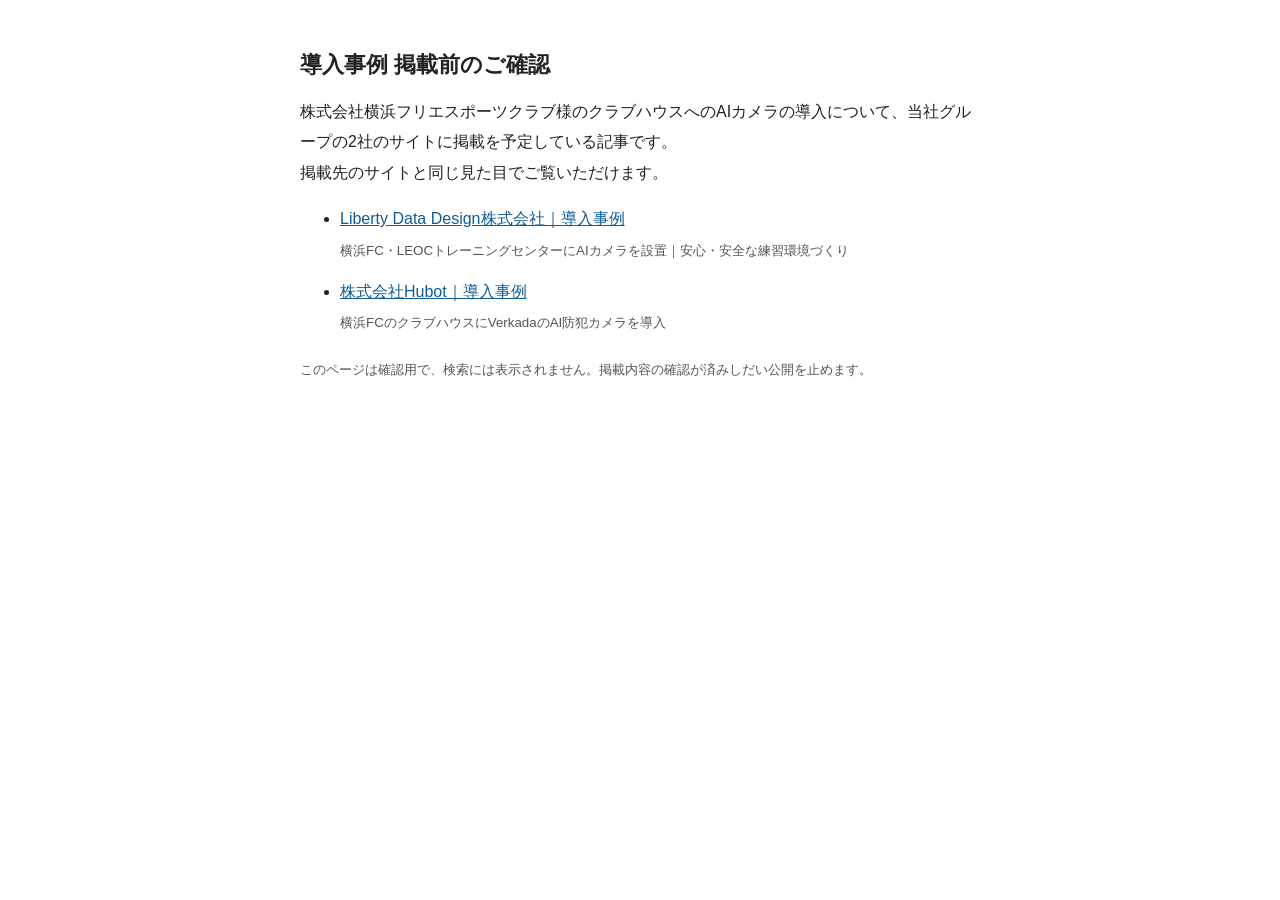
<file: index.html>
<!doctype html>
<html lang="ja"><head><meta charset="utf-8"><meta name="viewport" content="width=device-width, initial-scale=1">
<meta name="robots" content="noindex, nofollow, noarchive"><title>導入事例 掲載前のご確認</title>
<style>:root{color-scheme:light}body{font:16px/1.9 "Hiragino Sans","Noto Sans JP","Yu Gothic",sans-serif;max-width:680px;margin:48px auto;padding:0 16px;color:#222;background:#fff}
h1{font-size:22px;line-height:1.5}a{color:#0f5c99}li{margin:12px 0}small{color:#555}</style></head><body>
<h1>導入事例 掲載前のご確認</h1>
<p>株式会社横浜フリエスポーツクラブ様のクラブハウスへのAIカメラの導入について、当社グループの2社のサイトに掲載を予定している記事です。<br>
掲載先のサイトと同じ見た目でご覧いただけます。</p>
<ul>
<li><a href="ldd/case/">Liberty Data Design株式会社｜導入事例</a><br><small>横浜FC・LEOCトレーニングセンターにAIカメラを設置｜安心・安全な練習環境づくり</small></li>
<li><a href="hubot/works/">株式会社Hubot｜導入事例</a><br><small>横浜FCのクラブハウスにVerkadaのAI防犯カメラを導入</small></li>
</ul>
<p><small>このページは確認用で、検索には表示されません。掲載内容の確認が済みしだい公開を止めます。</small></p>
</body></html>
</file>
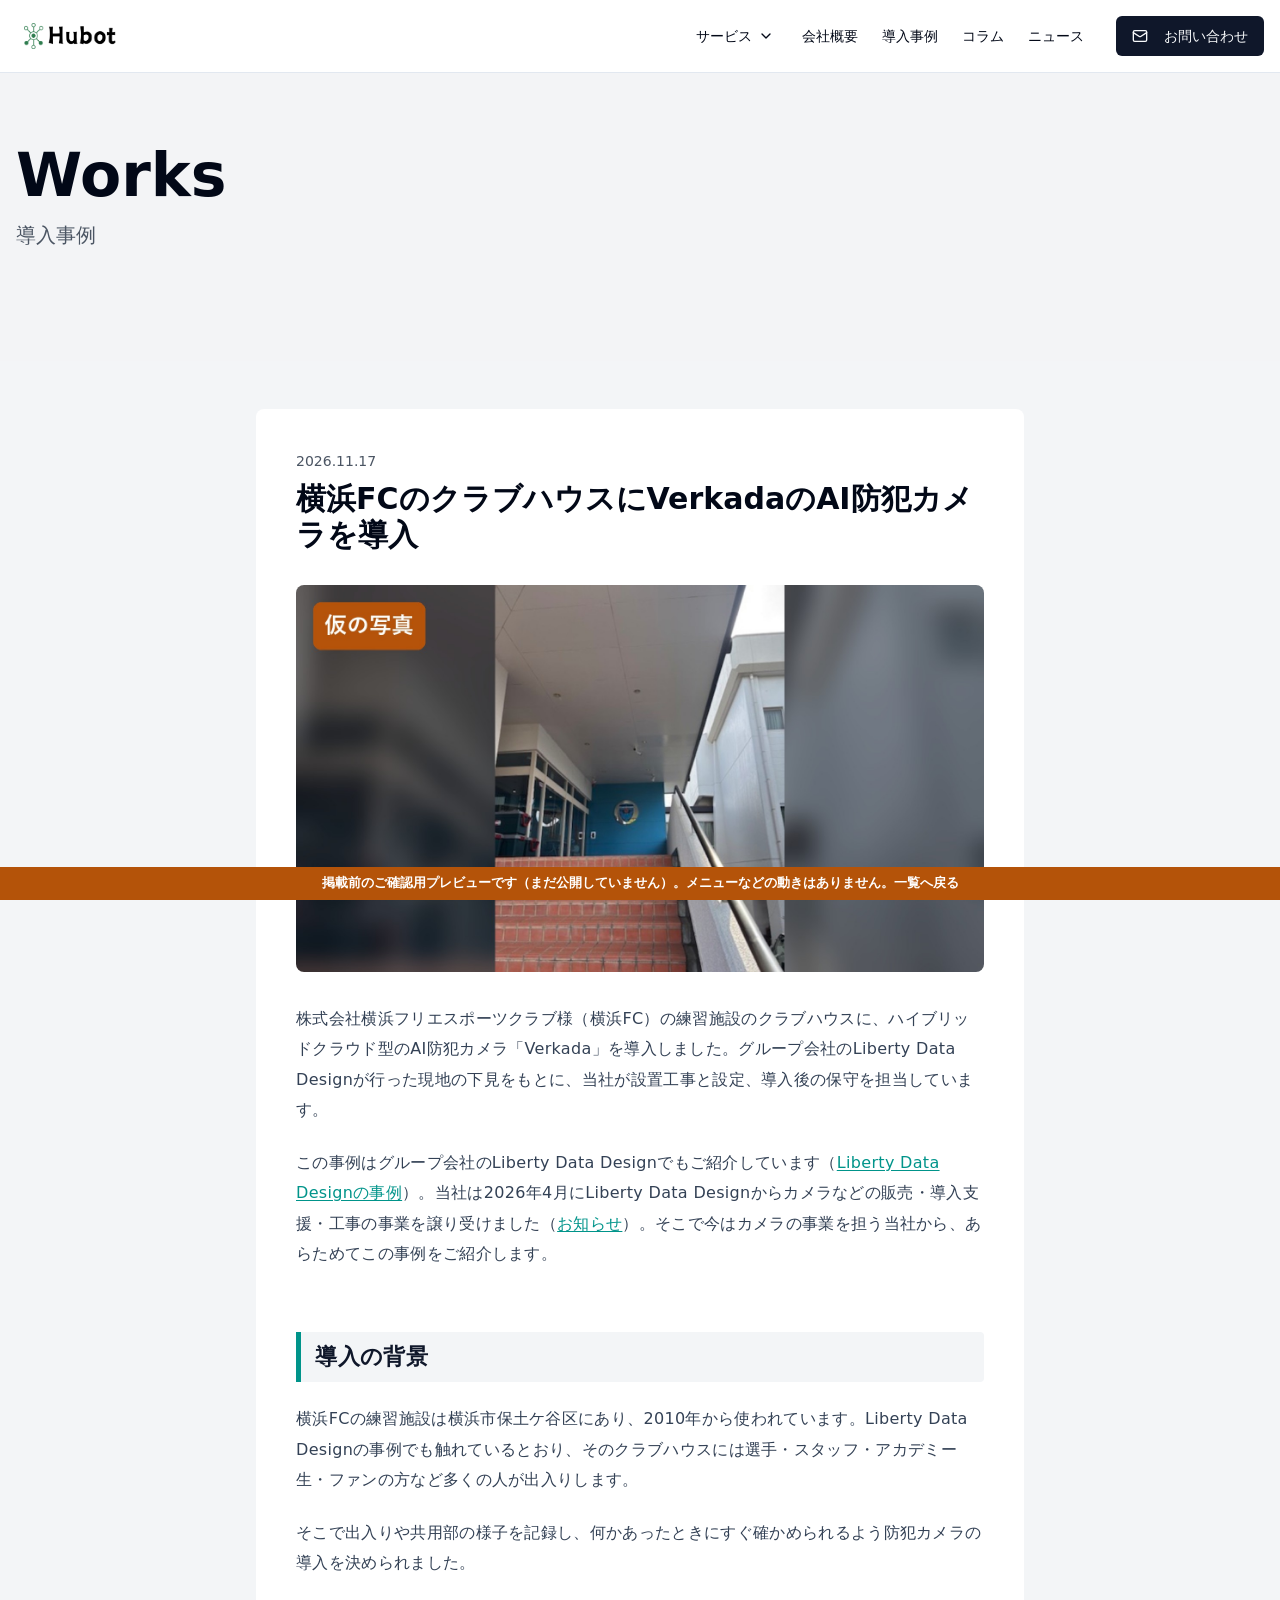
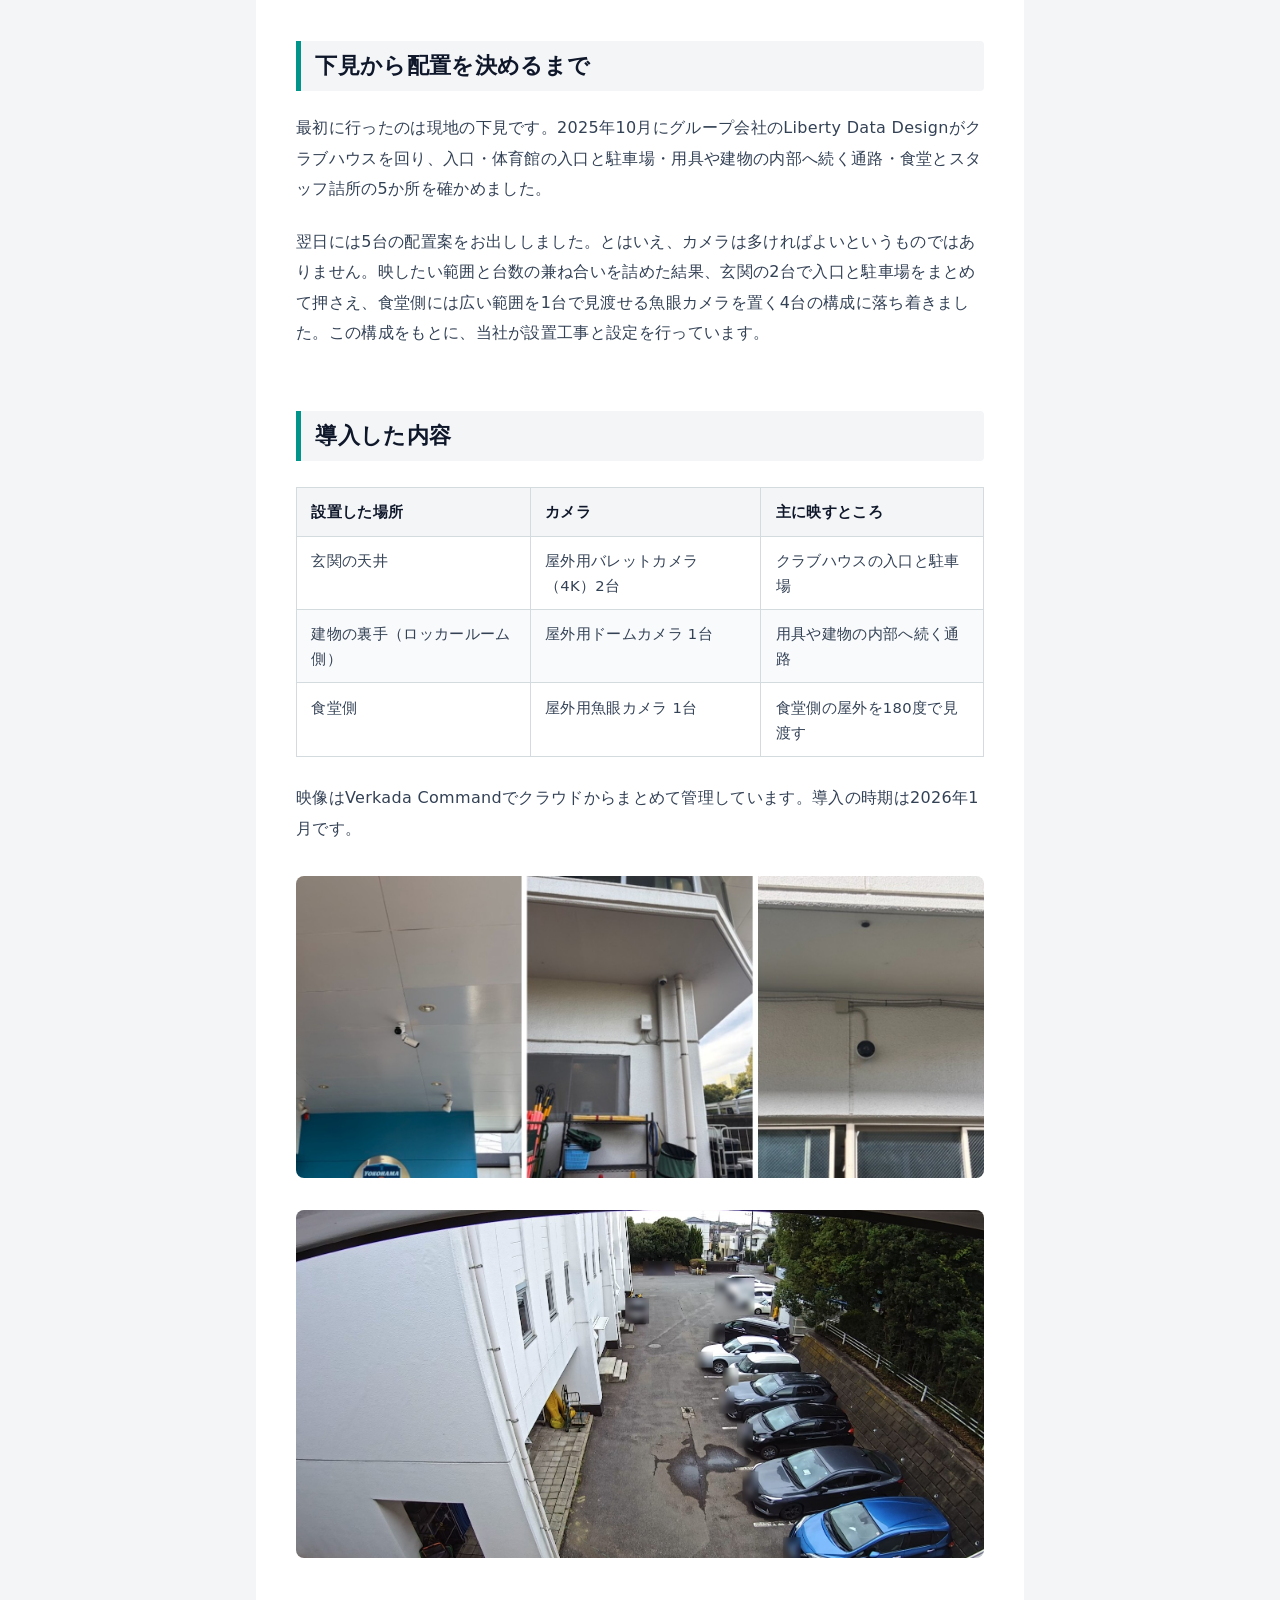
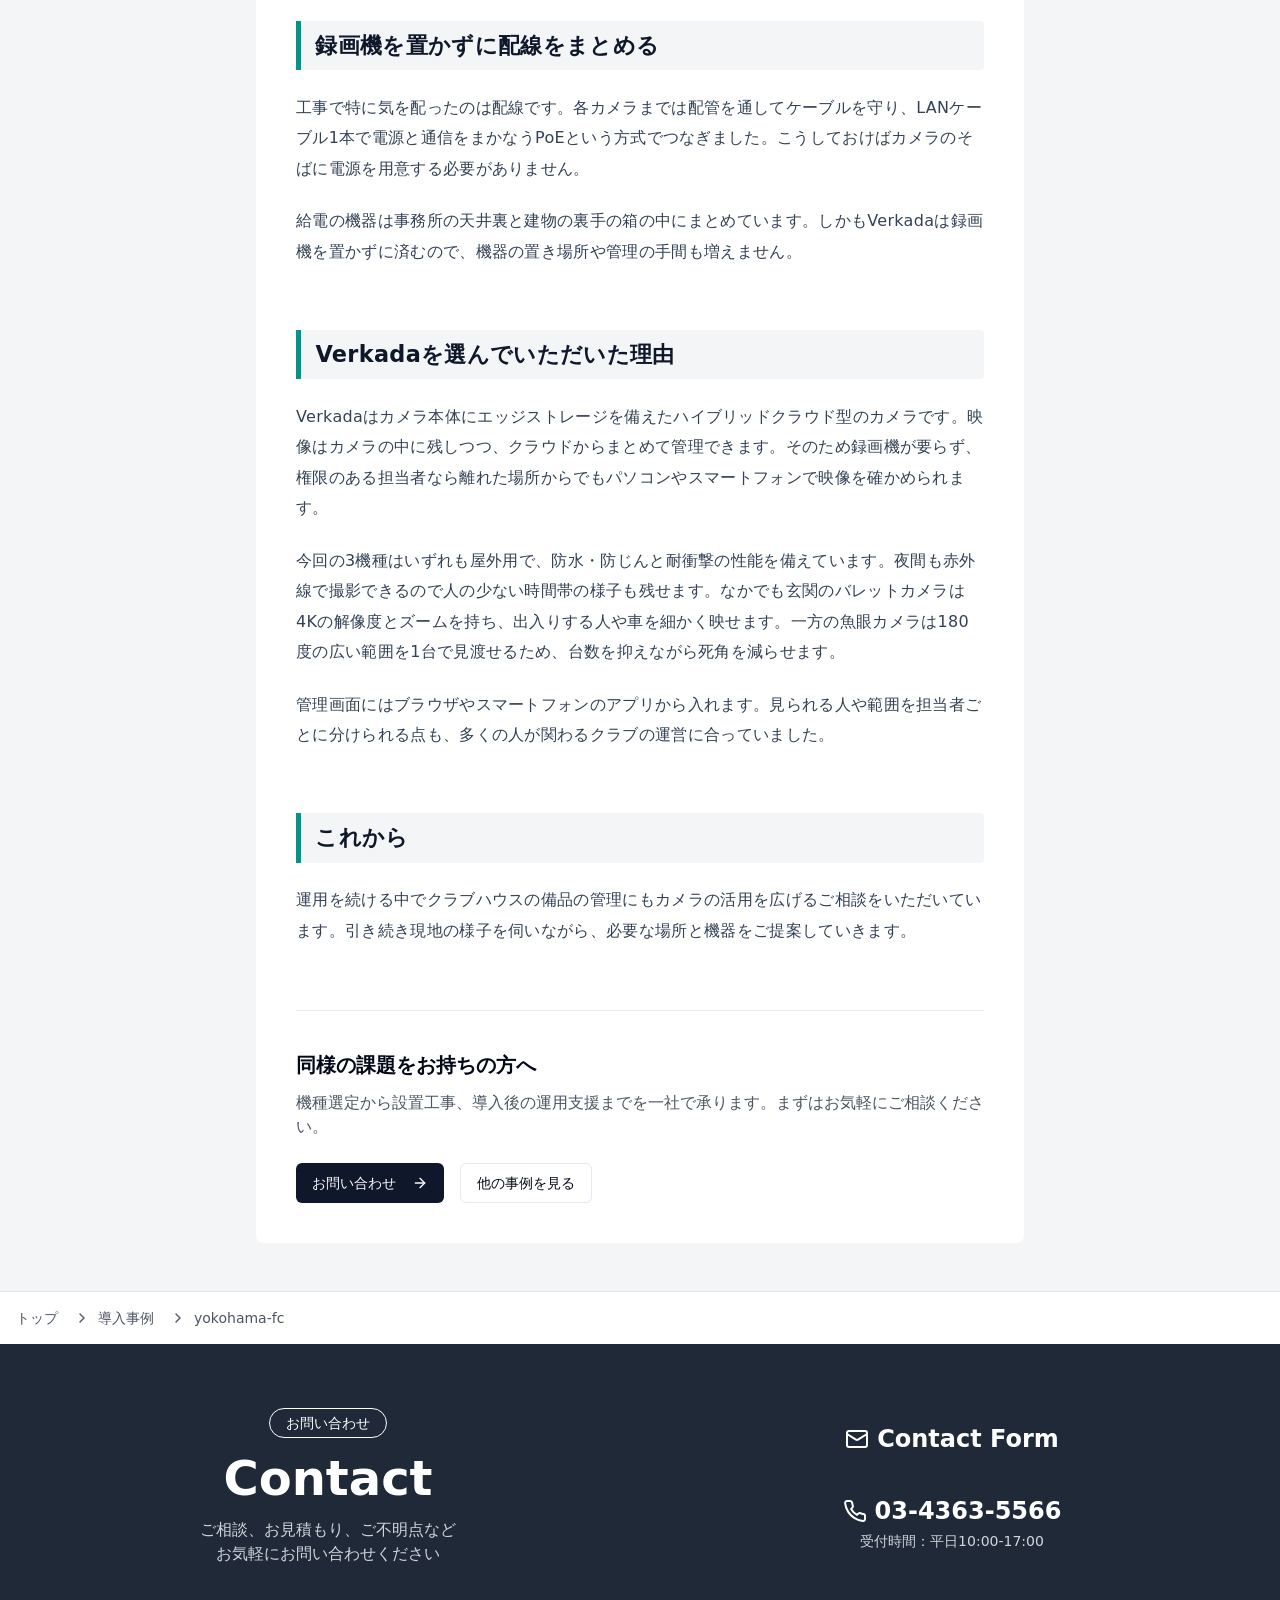
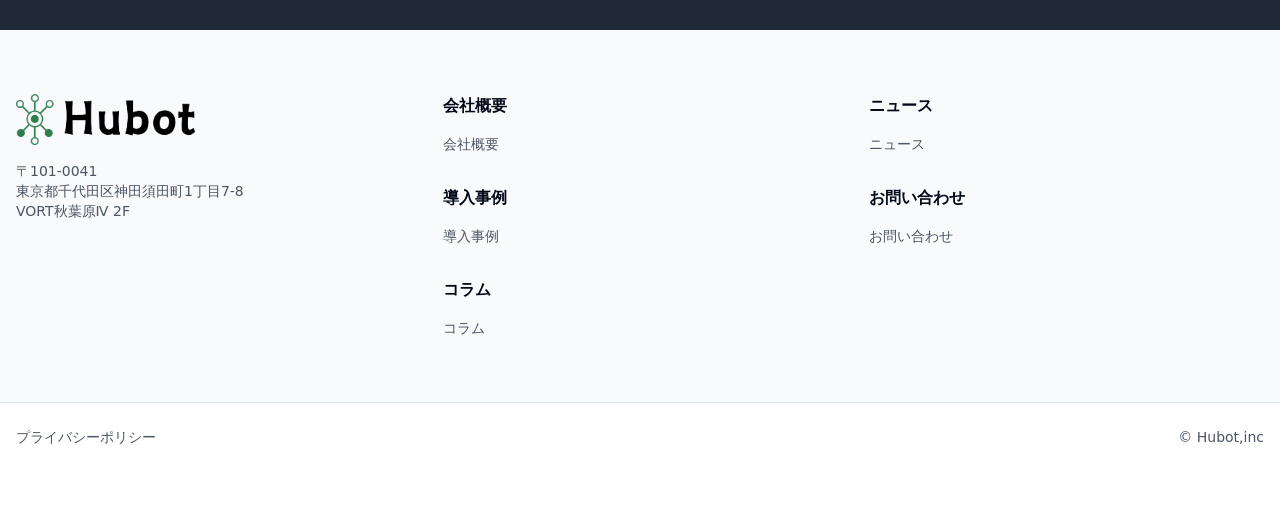
<file: hubot/works/index.html>
<!DOCTYPE html>
<html lang="ja"><head><meta content="noindex, nofollow, noarchive" name="robots"/><meta charset="utf-8"/><meta content="width=device-width, initial-scale=1" name="viewport"/><link data-precedence="next_static/css/app/layout.css" href="../../assets/css/91f1245d1b.css" rel="stylesheet"/><title>横浜FCのクラブハウスにVerkadaのAI防犯カメラを導入｜株式会社Hubot 導入事例</title><meta content="株式会社横浜フリエスポーツクラブ様（横浜FC）の練習施設のクラブハウスに、クラウド型のAI防犯カメラ「Verkada」を導入しました。出入りの多い場所に4台を設置し、映像をクラウドでまとめて管理しています。" name="description"/><meta content="summary_large_image" name="twitter:card"/><meta content="横浜FCのクラブハウスにVerkadaのAI防犯カメラを導入｜株式会社Hubot 導入事例" name="twitter:title"/><meta content="株式会社横浜フリエスポーツクラブ様（横浜FC）の練習施設のクラブハウスに、クラウド型のAI防犯カメラ「Verkada」を導入しました。出入りの多い場所に4台を設置し、映像をクラウドでまとめて管理しています。" name="twitter:description"/><meta content="https://hubot-ai.com/preview/works/top.jpg" name="twitter:image"/><link href="../../assets/img/34d9a03eda.ico" rel="icon" sizes="32x32" type="image/x-icon"/><style>body{padding-bottom:40px}.preview-band{position:fixed;left:0;right:0;bottom:0;z-index:9999;background:#b45309;color:#fff;font:600 13px/1.6 sans-serif;text-align:center;padding:6px 12px}.preview-band a{color:#fff}</style></head><body><div class="preview-band">掲載前のご確認用プレビューです（まだ公開していません）。メニューなどの動きはありません。<a href="../../">一覧へ戻る</a></div><div class="min-h-screen"><header class="fixed top-0 left-0 right-0 bg-white z-50 border-b"><div class="container mx-auto px-4 py-4"><div class="flex items-center justify-between"><a class="flex items-center" href="https://hubot-ai.com/"><img alt="Hubot" class="h-auto w-[100px] pl-2 object-contain" data-nimg="1" decoding="async" height="557" src="../../assets/img/3414ec8b71.png" style="color:transparent" width="1981"/></a><div class="hidden md:flex items-center space-x-8"><nav class="flex items-center space-x-6"><div class="relative"><div class="flex items-center"><a class="text-sm hover:text-primary" href="https://hubot-ai.com/#service">サービス</a><button aria-controls="nav-services" aria-expanded="false" aria-label="サービス一覧を開く" class="ml-0.5 rounded p-1 hover:text-primary" type="button"><svg aria-hidden="true" class="lucide lucide-chevron-down h-4 w-4 transition-transform" fill="none" height="24" stroke="currentColor" stroke-linecap="round" stroke-linejoin="round" stroke-width="2" viewbox="0 0 24 24" width="24" xmlns="http://www.w3.org/2000/svg"><path d="m6 9 6 6 6-6"></path></svg></button></div><div class="absolute -left-5 top-full w-[27rem] pt-3" hidden="" id="nav-services"><ul class="rounded-lg border bg-white p-2 shadow-lg"><li><a class="group flex gap-3 rounded-md px-3 py-3 hover:bg-gray-50 aria-[current=page]:bg-gray-50" href="https://hubot-ai.com/#service-01"><span class="w-5 shrink-0 pt-px text-xs font-bold text-[#00968f]">01</span><span class="text-sm font-bold leading-relaxed text-gray-900 group-hover:text-[#00968f]">AIデジタルソリューション販売・設置工事</span></a><div class="-mt-1 flex flex-wrap gap-x-5 gap-y-1 pb-3 pl-11 pr-3"><a class="inline-flex items-center gap-1 text-[13px] text-gray-600 hover:text-[#00968f]" href="https://hubot-ai.com/verkada"><svg aria-hidden="true" class="lucide lucide-arrow-right h-3 w-3" fill="none" height="24" stroke="currentColor" stroke-linecap="round" stroke-linejoin="round" stroke-width="2" viewbox="0 0 24 24" width="24" xmlns="http://www.w3.org/2000/svg"><path d="M5 12h14"></path><path d="m12 5 7 7-7 7"></path></svg>Verkada</a><a class="inline-flex items-center gap-1 text-[13px] text-gray-600 hover:text-[#00968f]" href="https://hubot-ai.com/camera"><svg aria-hidden="true" class="lucide lucide-arrow-right h-3 w-3" fill="none" height="24" stroke="currentColor" stroke-linecap="round" stroke-linejoin="round" stroke-width="2" viewbox="0 0 24 24" width="24" xmlns="http://www.w3.org/2000/svg"><path d="M5 12h14"></path><path d="m12 5 7 7-7 7"></path></svg>その他メーカー</a></div></li><li><a class="group flex gap-3 rounded-md px-3 py-3 hover:bg-gray-50 aria-[current=page]:bg-gray-50" href="https://hubot-ai.com/mirucame"><span class="w-5 shrink-0 pt-px text-xs font-bold text-[#00968f]">02</span><span class="text-sm font-bold leading-relaxed text-gray-900 group-hover:text-[#00968f]">ミルカメ（映像配信サービス販売）</span></a></li><li><a class="group flex gap-3 rounded-md px-3 py-3 hover:bg-gray-50 aria-[current=page]:bg-gray-50" href="https://hubot-ai.com/diagnosis"><span class="w-5 shrink-0 pt-px text-xs font-bold text-[#00968f]">03</span><span class="text-sm font-bold leading-relaxed text-gray-900 group-hover:text-[#00968f]">防犯カメラ映像活用診断サービス</span></a></li></ul></div></div><a class="text-sm hover:text-primary" href="https://hubot-ai.com/company">会社概要</a><a class="text-sm hover:text-primary" href="https://hubot-ai.com/works">導入事例</a><a class="text-sm hover:text-primary" href="https://hubot-ai.com/column">コラム</a><a class="text-sm hover:text-primary" href="https://hubot-ai.com/news">ニュース</a></nav><a href="https://hubot-ai.com/contact"><button class="inline-flex items-center justify-center gap-2 whitespace-nowrap rounded-md text-sm font-medium ring-offset-background transition-colors focus-visible:outline-none focus-visible:ring-2 focus-visible:ring-ring focus-visible:ring-offset-2 disabled:pointer-events-none disabled:opacity-50 [&amp;_svg]:pointer-events-none [&amp;_svg]:size-4 [&amp;_svg]:shrink-0 bg-primary text-primary-foreground hover:bg-primary/90 h-10 px-4 py-2"><svg class="lucide lucide-mail mr-2 h-4 w-4" fill="none" height="24" stroke="currentColor" stroke-linecap="round" stroke-linejoin="round" stroke-width="2" viewbox="0 0 24 24" width="24" xmlns="http://www.w3.org/2000/svg"><rect height="16" rx="2" width="20" x="2" y="4"></rect><path d="m22 7-8.97 5.7a1.94 1.94 0 0 1-2.06 0L2 7"></path></svg>お問い合わせ</button></a></div><button class="md:hidden"><svg class="lucide lucide-menu h-6 w-6" fill="none" height="24" stroke="currentColor" stroke-linecap="round" stroke-linejoin="round" stroke-width="2" viewbox="0 0 24 24" width="24" xmlns="http://www.w3.org/2000/svg"><line x1="4" x2="20" y1="12" y2="12"></line><line x1="4" x2="20" y1="6" y2="6"></line><line x1="4" x2="20" y1="18" y2="18"></line></svg></button></div></div></header><main class="pt-16"><div class="min-h-screen section-alt"><div class="relative bg-gray-100"><div class="absolute inset-0" style="clip-path:polygon(0 0, 100% 0, 100% 100%, 0 85%)"></div><div class="container relative mx-auto px-4 pt-20 pb-28"><div class="max-w-4xl"><p class="text-6xl font-bold mb-4">Works</p><div class="text-xl text-gray-600">導入事例</div></div></div></div><div class="container mx-auto px-4 py-12"><article class="max-w-3xl mx-auto bg-white rounded-lg p-6 md:p-10"><span class="text-gray-600 text-sm">2026.11.17</span><h1 class="mt-2 text-2xl md:text-3xl font-bold leading-relaxed mb-8">横浜FCのクラブハウスにVerkadaのAI防犯カメラを導入</h1><img alt="横浜FCのクラブハウスにVerkadaのAI防犯カメラを導入" class="w-full h-auto rounded-lg mb-8" src="../../assets/img/814ba94f8c.jpg"/><div class="prose prose-slate max-w-none article-body"><p>株式会社横浜フリエスポーツクラブ様（横浜FC）の練習施設のクラブハウスに、ハイブリッドクラウド型のAI防犯カメラ「Verkada」を導入しました。グループ会社のLiberty Data Designが行った現地の下見をもとに、当社が設置工事と設定、導入後の保守を担当しています。</p>
<p>この事例はグループ会社のLiberty Data Designでもご紹介しています（<a href="../../ldd/case/">Liberty Data Designの事例</a>）。当社は2026年4月にLiberty Data Designからカメラなどの販売・導入支援・工事の事業を譲り受けました（<a href="https://hubot-ai.com/news/1005">お知らせ</a>）。そこで今はカメラの事業を担う当社から、あらためてこの事例をご紹介します。</p>
<h2>導入の背景</h2>
<p>横浜FCの練習施設は横浜市保土ケ谷区にあり、2010年から使われています。Liberty Data Designの事例でも触れているとおり、そのクラブハウスには選手・スタッフ・アカデミー生・ファンの方など多くの人が出入りします。</p>
<p>そこで出入りや共用部の様子を記録し、何かあったときにすぐ確かめられるよう防犯カメラの導入を決められました。</p>
<h2>下見から配置を決めるまで</h2>
<p>最初に行ったのは現地の下見です。2025年10月にグループ会社のLiberty Data Designがクラブハウスを回り、入口・体育館の入口と駐車場・用具や建物の内部へ続く通路・食堂とスタッフ詰所の5か所を確かめました。</p>
<p>翌日には5台の配置案をお出ししました。とはいえ、カメラは多ければよいというものではありません。映したい範囲と台数の兼ね合いを詰めた結果、玄関の2台で入口と駐車場をまとめて押さえ、食堂側には広い範囲を1台で見渡せる魚眼カメラを置く4台の構成に落ち着きました。この構成をもとに、当社が設置工事と設定を行っています。</p>
<h2>導入した内容</h2>
<table><thead><tr><th>設置した場所</th><th>カメラ</th><th>主に映すところ</th></tr></thead><tbody><tr><td>玄関の天井</td><td>屋外用バレットカメラ（4K）2台</td><td>クラブハウスの入口と駐車場</td></tr><tr><td>建物の裏手（ロッカールーム側）</td><td>屋外用ドームカメラ 1台</td><td>用具や建物の内部へ続く通路</td></tr><tr><td>食堂側</td><td>屋外用魚眼カメラ 1台</td><td>食堂側の屋外を180度で見渡す</td></tr></tbody></table>
<p>映像はVerkada Commandでクラウドからまとめて管理しています。導入の時期は2026年1月です。</p>
<img alt="玄関の天井・建物の裏手・食堂側に設置したAIカメラ" src="../../assets/img/8520be643a.jpg"/>
<img alt="建物の脇の駐車場を映すAIカメラの映像" src="../../assets/img/77f97e455f.jpg"/>
<h2>録画機を置かずに配線をまとめる</h2>
<p>工事で特に気を配ったのは配線です。各カメラまでは配管を通してケーブルを守り、LANケーブル1本で電源と通信をまかなうPoEという方式でつなぎました。こうしておけばカメラのそばに電源を用意する必要がありません。</p>
<p>給電の機器は事務所の天井裏と建物の裏手の箱の中にまとめています。しかもVerkadaは録画機を置かずに済むので、機器の置き場所や管理の手間も増えません。</p>
<h2>Verkadaを選んでいただいた理由</h2>
<p>Verkadaはカメラ本体にエッジストレージを備えたハイブリッドクラウド型のカメラです。映像はカメラの中に残しつつ、クラウドからまとめて管理できます。そのため録画機が要らず、権限のある担当者なら離れた場所からでもパソコンやスマートフォンで映像を確かめられます。</p>
<p>今回の3機種はいずれも屋外用で、防水・防じんと耐衝撃の性能を備えています。夜間も赤外線で撮影できるので人の少ない時間帯の様子も残せます。なかでも玄関のバレットカメラは4Kの解像度とズームを持ち、出入りする人や車を細かく映せます。一方の魚眼カメラは180度の広い範囲を1台で見渡せるため、台数を抑えながら死角を減らせます。</p>
<p>管理画面にはブラウザやスマートフォンのアプリから入れます。見られる人や範囲を担当者ごとに分けられる点も、多くの人が関わるクラブの運営に合っていました。</p>
<h2>これから</h2>
<p>運用を続ける中でクラブハウスの備品の管理にもカメラの活用を広げるご相談をいただいています。引き続き現地の様子を伺いながら、必要な場所と機器をご提案していきます。</p></div><div class="mt-16 border-t pt-10"><h2 class="text-xl font-bold mb-3">同様の課題をお持ちの方へ</h2><p class="text-gray-600 mb-6">機種選定から設置工事、導入後の運用支援までを一社で承ります。まずはお気軽にご相談ください。</p><div class="flex flex-wrap gap-4"><a class="inline-flex items-center justify-center gap-2 whitespace-nowrap rounded-md text-sm font-medium ring-offset-background transition-colors focus-visible:outline-none focus-visible:ring-2 focus-visible:ring-ring focus-visible:ring-offset-2 disabled:pointer-events-none disabled:opacity-50 [&amp;_svg]:pointer-events-none [&amp;_svg]:size-4 [&amp;_svg]:shrink-0 bg-primary text-primary-foreground hover:bg-primary/90 h-10 px-4 py-2" href="https://hubot-ai.com/contact">お問い合わせ <svg class="lucide lucide-arrow-right ml-2 h-4 w-4" fill="none" height="24" stroke="currentColor" stroke-linecap="round" stroke-linejoin="round" stroke-width="2" viewbox="0 0 24 24" width="24" xmlns="http://www.w3.org/2000/svg"><path d="M5 12h14"></path><path d="m12 5 7 7-7 7"></path></svg></a><a class="inline-flex items-center justify-center gap-2 whitespace-nowrap rounded-md text-sm font-medium ring-offset-background transition-colors focus-visible:outline-none focus-visible:ring-2 focus-visible:ring-ring focus-visible:ring-offset-2 disabled:pointer-events-none disabled:opacity-50 [&amp;_svg]:pointer-events-none [&amp;_svg]:size-4 [&amp;_svg]:shrink-0 border border-input bg-background hover:bg-accent hover:text-accent-foreground h-10 px-4 py-2" href="https://hubot-ai.com/works">他の事例を見る</a></div></div></article></div></div></main><nav class="container mx-auto px-4 py-4 text-sm text-gray-600"><ol class="flex items-center space-x-2"><li class="flex items-center"><a class="hover:text-gray-900" href="https://hubot-ai.com/">トップ</a></li><li class="flex items-center"><svg class="lucide lucide-chevron-right h-4 w-4 mx-2" fill="none" height="24" stroke="currentColor" stroke-linecap="round" stroke-linejoin="round" stroke-width="2" viewbox="0 0 24 24" width="24" xmlns="http://www.w3.org/2000/svg"><path d="m9 18 6-6-6-6"></path></svg><a class="hover:text-gray-900" href="https://hubot-ai.com/works">導入事例</a></li><li class="flex items-center"><svg class="lucide lucide-chevron-right h-4 w-4 mx-2" fill="none" height="24" stroke="currentColor" stroke-linecap="round" stroke-linejoin="round" stroke-width="2" viewbox="0 0 24 24" width="24" xmlns="http://www.w3.org/2000/svg"><path d="m9 18 6-6-6-6"></path></svg><a class="hover:text-gray-900" href="./">yokohama-fc</a></li></ol></nav><footer><div class="bg-gray-800 text-white"><div class="container mx-auto px-4 py-16 grid md:grid-cols-2"><div class="space-y-4 text-center"><div class="inline-block px-4 py-1 border border-white rounded-full text-sm">お問い合わせ</div><h2 class="text-5xl font-bold">Contact</h2><p class="text-gray-300">ご相談、お見積もり、ご不明点など<br/>お気軽にお問い合わせください</p></div><div class="mt-8 md:mt-0 space-y-6 text-center flex flex-col items-center justify-evenly h-full"><a href="https://hubot-ai.com/contact"><div class="flex items-center space-x-2 hover:text-gray-300 justify-center"><svg class="lucide lucide-mail h-6 w-6" fill="none" height="24" stroke="currentColor" stroke-linecap="round" stroke-linejoin="round" stroke-width="2" viewbox="0 0 24 24" width="24" xmlns="http://www.w3.org/2000/svg"><rect height="16" rx="2" width="20" x="2" y="4"></rect><path d="m22 7-8.97 5.7a1.94 1.94 0 0 1-2.06 0L2 7"></path></svg><h3 class="text-2xl font-bold">Contact Form</h3></div></a><div class="space-y-1 flex flex-col items-center"><div class="flex items-center space-x-2 justify-center"><svg class="lucide lucide-phone h-6 w-6" fill="none" height="24" stroke="currentColor" stroke-linecap="round" stroke-linejoin="round" stroke-width="2" viewbox="0 0 24 24" width="24" xmlns="http://www.w3.org/2000/svg"><path d="M22 16.92v3a2 2 0 0 1-2.18 2 19.79 19.79 0 0 1-8.63-3.07 19.5 19.5 0 0 1-6-6 19.79 19.79 0 0 1-3.07-8.67A2 2 0 0 1 4.11 2h3a2 2 0 0 1 2 1.72 12.84 12.84 0 0 0 .7 2.81 2 2 0 0 1-.45 2.11L8.09 9.91a16 16 0 0 0 6 6l1.27-1.27a2 2 0 0 1 2.11-.45 12.84 12.84 0 0 0 2.81.7A2 2 0 0 1 22 16.92z"></path></svg><span class="text-2xl font-bold">03-4363-5566</span></div><p class="text-sm text-gray-300">受付時間：平日10:00-17:00</p></div></div></div></div><div class="bg-gray-50 py-16"><div class="container mx-auto px-4"><div class="grid gap-8 md:grid-cols-3"><div class="space-y-4"><img alt="Hubot" class="h-auto w-[180px] object-contain" data-nimg="1" decoding="async" height="557" src="../../assets/img/3414ec8b71.png" style="color:transparent" width="1981"/><p class="text-sm text-gray-600">〒101-0041<br/>東京都千代田区神田須田町1丁目7-8<br/>VORT秋葉原Ⅳ 2F</p></div><div class="space-y-8"><div><h3 class="font-bold mb-4">会社概要</h3><ul class="space-y-2 text-sm"><li><a class="text-gray-600 hover:text-gray-900" href="https://hubot-ai.com/company">会社概要</a></li></ul></div><div><h3 class="font-bold mb-4">導入事例</h3><ul class="space-y-2 text-sm"><li><a class="text-gray-600 hover:text-gray-900" href="https://hubot-ai.com/works">導入事例</a></li></ul></div><div><h3 class="font-bold mb-4">コラム</h3><ul class="space-y-2 text-sm"><li><a class="text-gray-600 hover:text-gray-900" href="https://hubot-ai.com/column">コラム</a></li></ul></div></div><div class="space-y-8"><div><h3 class="font-bold mb-4">ニュース</h3><ul class="space-y-2 text-sm"><li><a class="text-gray-600 hover:text-gray-900" href="https://hubot-ai.com/news">ニュース</a></li></ul></div><div><h3 class="font-bold mb-4">お問い合わせ</h3><ul class="space-y-2 text-sm"><li><a class="text-gray-600 hover:text-gray-900" href="https://hubot-ai.com/contact">お問い合わせ</a></li></ul></div></div></div></div></div><div class="border-t"><div class="container mx-auto px-4 py-6 flex justify-between items-center"><a class="text-sm text-gray-600 hover:text-gray-900" href="https://hubot-ai.com/privacy">プライバシーポリシー</a><p class="text-sm text-gray-600">© Hubot,inc</p></div></div></footer></div></body></html>
</file>
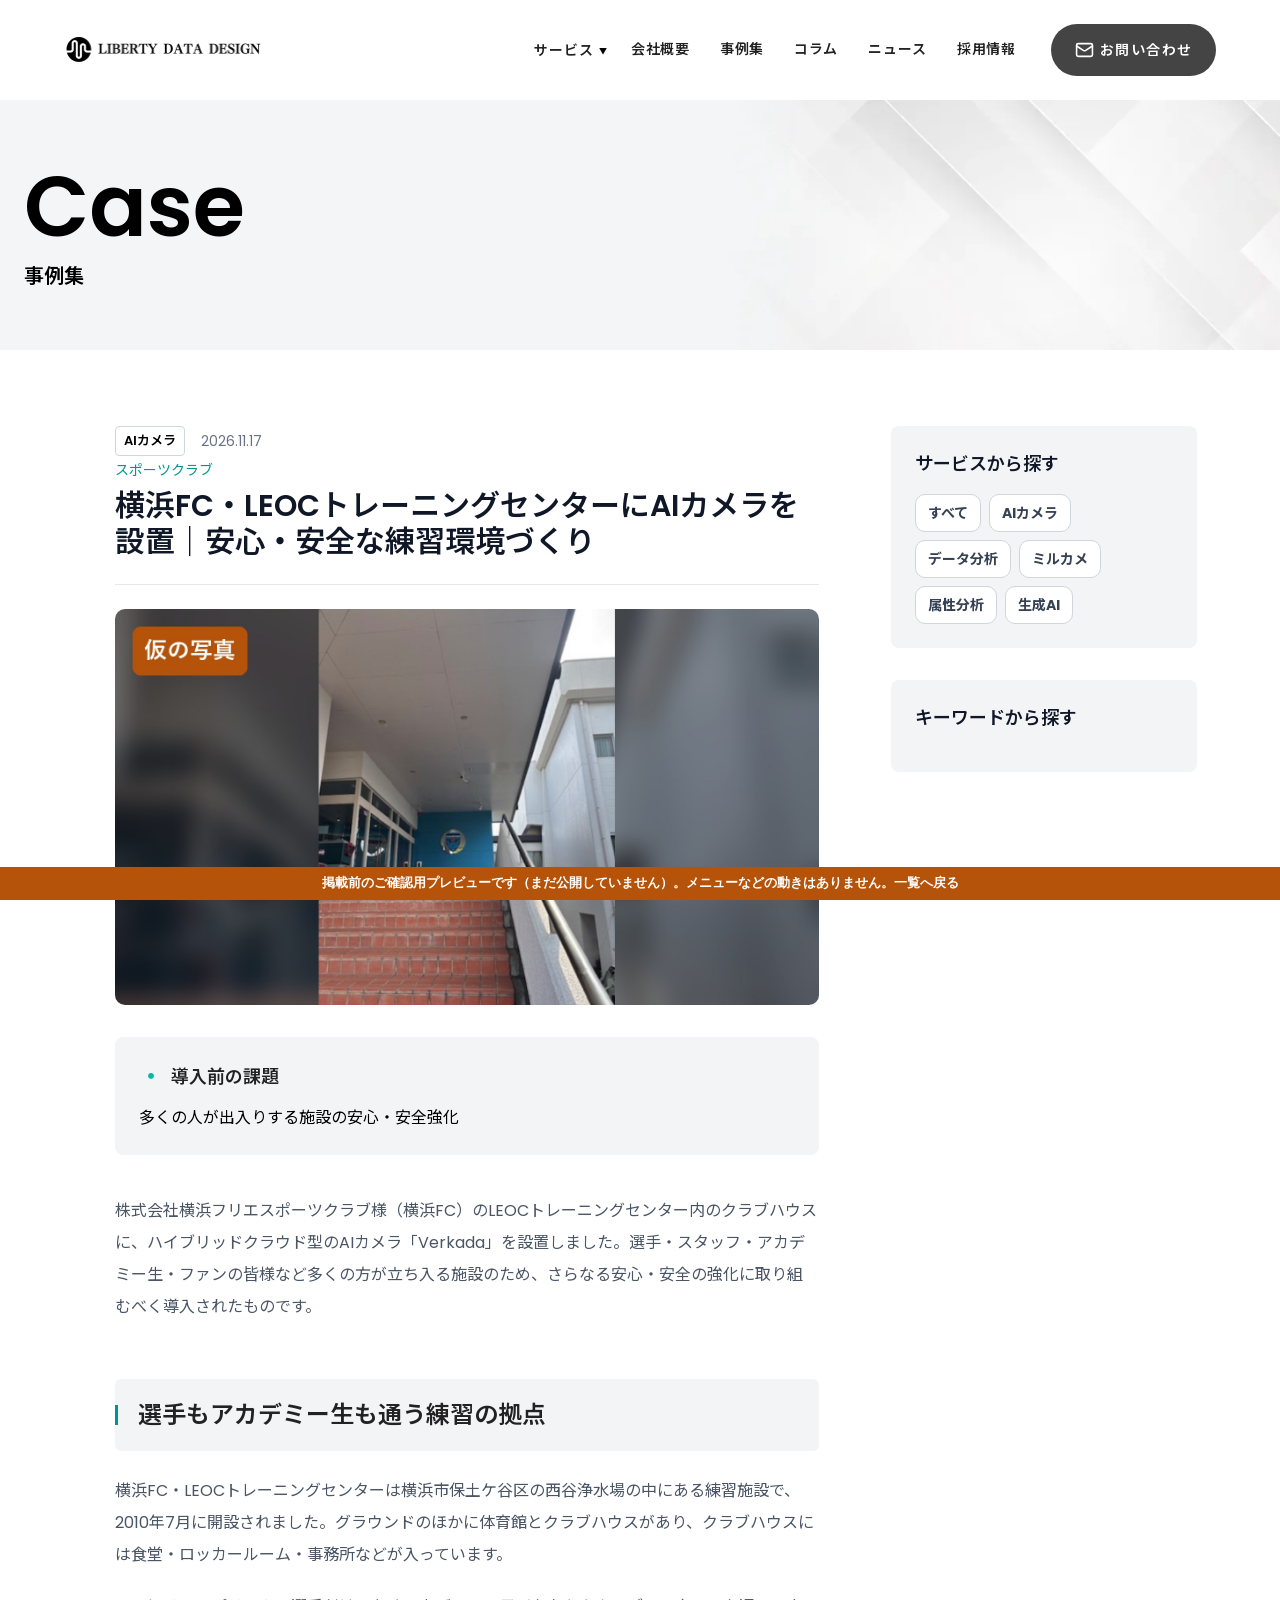
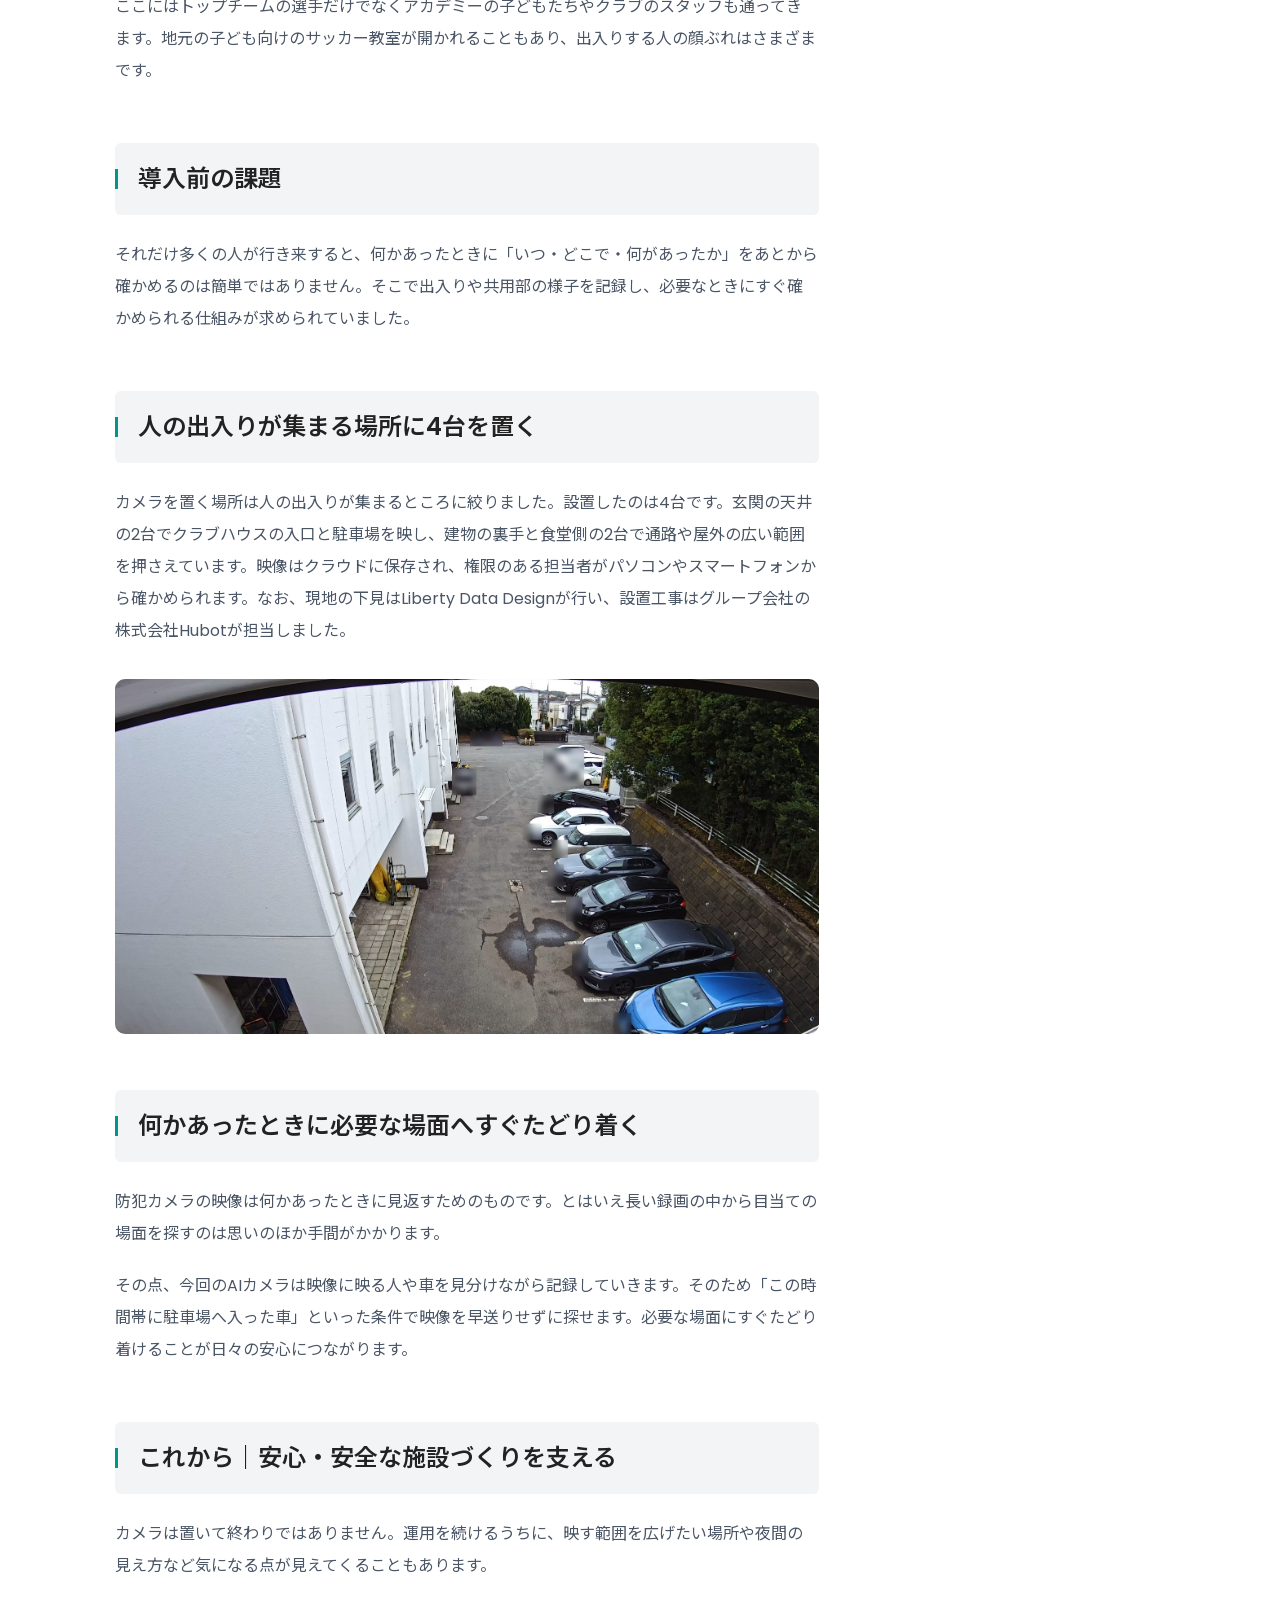
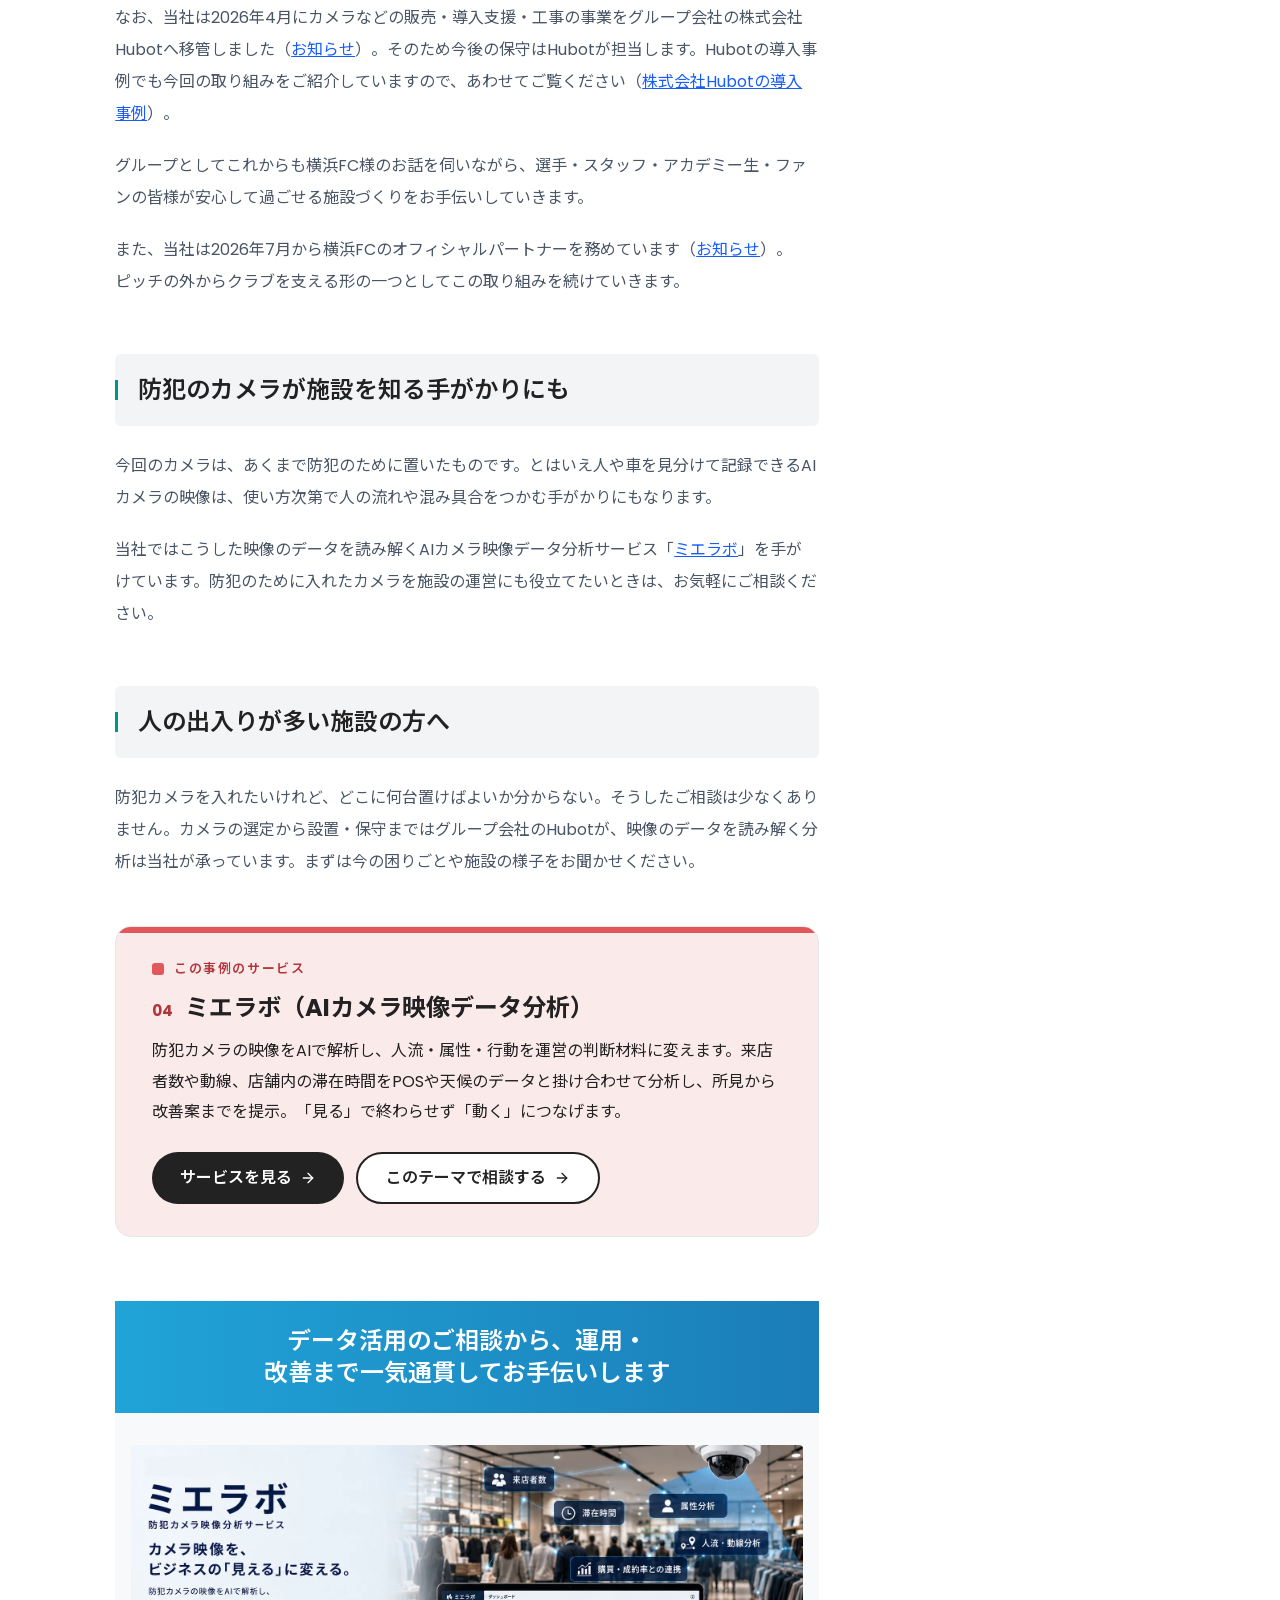
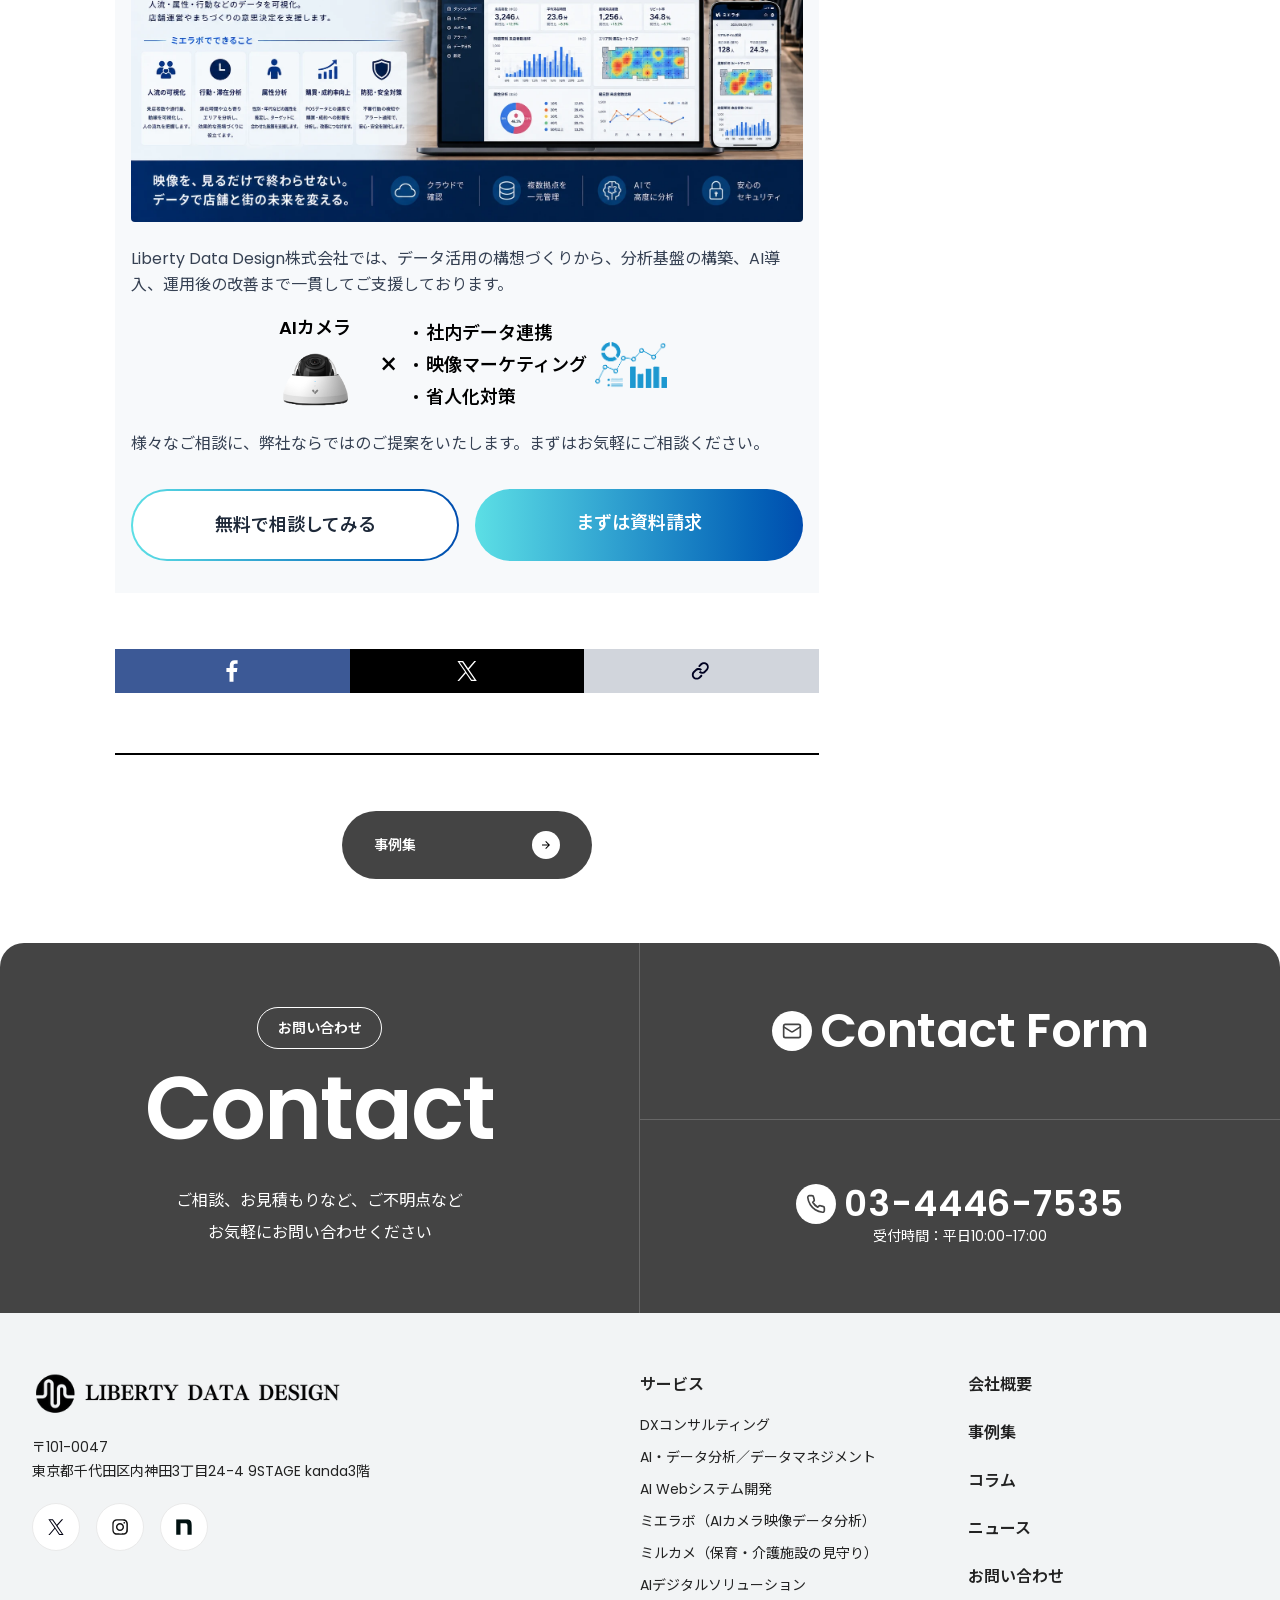
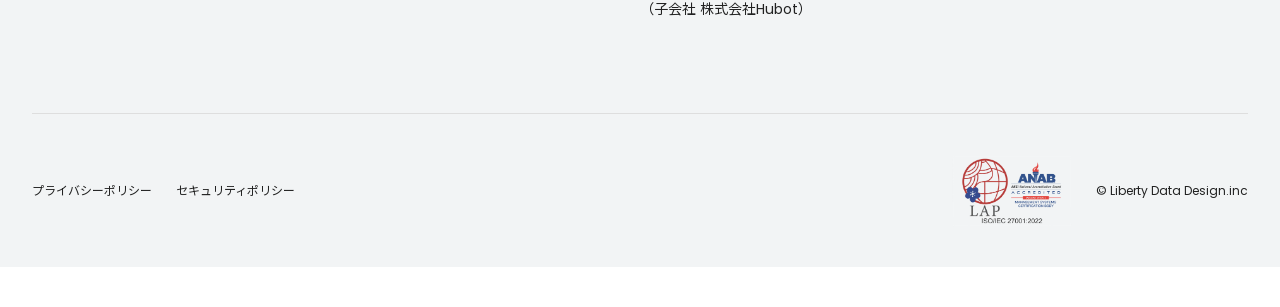
<file: ldd/case/index.html>
<!DOCTYPE html>
<html lang="ja"><head><meta content="noindex, nofollow, noarchive" name="robots"/><meta charset="utf-8"/><meta content="width=device-width, initial-scale=1" name="viewport"/><link data-precedence="next_static/css/app/layout.css" href="../../assets/css/e1d09ef407.css" rel="stylesheet"/><link href="../../assets/img/b3c73cccef.ico" rel="shortcut icon"/><title>横浜FC・LEOCトレーニングセンターにAIカメラを設置｜安心・安全な練習環境づくり - 事例集【Liberty Data Design】</title><meta content="Liberty Data Designは、株式会社横浜フリエスポーツクラブ様（横浜FC）のLEOCトレーニングセンター内クラブハウスにクラウド型のAIカメラを設置しました。選手・スタッフ・アカデミー生・ファンの皆様が安心して過ごせる施設づくりをお手伝いしています。" name="description"/><meta content="summary_large_image" name="twitter:card"/><meta content="横浜FC・LEOCトレーニングセンターにAIカメラを設置｜安心・安全な練習環境づくり - 事例集【Liberty Data Design】" name="twitter:title"/><meta content="Liberty Data Designは、株式会社横浜フリエスポーツクラブ様（横浜FC）のLEOCトレーニングセンター内クラブハウスにクラウド型のAIカメラを設置しました。選手・スタッフ・アカデミー生・ファンの皆様が安心して過ごせる施設づくりをお手伝いしています。" name="twitter:description"/><meta content="https://ldd.co.jp/ogp.png" name="twitter:image"/><link href="../../assets/img/b3c73cccef.ico" rel="icon" sizes="256x256" type="image/x-icon"/><style>body{padding-bottom:40px}.preview-band{position:fixed;left:0;right:0;bottom:0;z-index:9999;background:#b45309;color:#fff;font:600 13px/1.6 sans-serif;text-align:center;padding:6px 12px}.preview-band a{color:#fff}</style></head><body class="__variable_fb7dd0 __variable_ed254d"><div class="preview-band">掲載前のご確認用プレビューです（まだ公開していません）。メニューなどの動きはありません。<a href="../../">一覧へ戻る</a></div><div id="wrapper"><header class="sticky top-0 z-50 w-full h-[70px] lg:h-[100px] flex items-center justify-between bg-white/97"><div class="container-fluid flex h-full w-full items-center justify-between"><div class="h-full w-full flex items-center"><a class="flex items-center" href="https://ldd.co.jp/" rel="home" title="Liberty Data Design株式会社"><img alt="AIによる映像解析・防犯カメラデータ分析・AI導入支援【Liberty Data Design】" class="h-auto w-[230px] lg:w-[290px] pl-4 lg:pl-8" data-nimg="1" decoding="async" height="36" src="../../assets/img/75c3fa84db.png" style="color:transparent" width="290"/></a></div><nav class="hidden lg:flex items-center justify-end h-full"><ul class="flex items-center space-x-6 w-full justify-end"><li class="relative inline-flex flex-row min-w-[80px] cursor-pointer text-center tracking-wider"><a class="relative inline-block py-1 group w-full" href="https://ldd.co.jp/service/"><div class="relative overflow-hidden h-5"><span class="absolute inset-0 text-sm font-semibold transition-transform duration-300 translate-y-0 text-[#222222]">サービス</span><span class="absolute inset-0 text-sm font-semibold transition-transform duration-300 translate-y-full text-[#222222]">サービス</span></div><span class="absolute bottom-1 left-0 w-0 h-[1px] bg-[#b4b4b4] transition-all duration-400"></span></a><button aria-controls="nav-services" aria-expanded="false" aria-label="サービス一覧を開く" class="absolute bottom-0.5 -right-2.5 p-1.5 text-[0.5rem] leading-none rounded focus-visible:outline-2 focus-visible:outline-[#222222]" type="button"><span aria-hidden="true">▼</span></button><ul class="absolute top-full left-1/2 -translate-x-1/2 bg-white p-2.5 space-y-2.5 text-left shadow-md rounded-md w-[330px] z-10 text-sm font-semibold text-[#222222]" hidden="" id="nav-services"><li class="bg-[#f2f4f5] rounded-md hover:bg-[#e3e8eb] duration-300"><a class="block py-4 px-5" href="https://ldd.co.jp/service/consulting/"><span>DXコンサルティング</span></a></li><li class="bg-[#f2f4f5] rounded-md hover:bg-[#e3e8eb] duration-300"><a class="block py-4 px-5" href="https://ldd.co.jp/service/data/"><span>AI・データ分析<span class="whitespace-nowrap">／データマネジメント</span></span></a></li><li class="bg-[#f2f4f5] rounded-md hover:bg-[#e3e8eb] duration-300"><a class="block py-4 px-5" href="https://ldd.co.jp/service/generative-ai/"><span>AI Webシステム開発</span></a></li><li class="bg-[#f2f4f5] rounded-md hover:bg-[#e3e8eb] duration-300"><a class="block py-4 px-5" href="https://ldd.co.jp/service/mie-lab/"><span>ミエラボ<span class="whitespace-nowrap">（AIカメラ映像データ分析）</span></span></a></li><li class="bg-[#f2f4f5] rounded-md hover:bg-[#e3e8eb] duration-300"><a class="block py-4 px-5" href="https://ldd.co.jp/service/mirucame/"><span>ミルカメ<span class="whitespace-nowrap">（保育・介護施設の見守り）</span></span></a></li><li class="bg-[#f2f4f5] rounded-md hover:bg-[#e3e8eb] duration-300"><a class="block py-4 px-5" href="https://hubot-ai.com/#service-01" rel="noopener noreferrer" target="_blank"><span>AIデジタルソリューション<span class="inline-block whitespace-nowrap">（子会社 株式会社Hubot）</span></span></a></li></ul></li><li class="relative min-w-[65px] text-center tracking-wider"><a class="relative inline-block py-1 group w-full" href="https://ldd.co.jp/company/"><div class="relative overflow-hidden h-5"><span class="absolute inset-0 text-sm font-semibold transition-transform duration-300 translate-y-0 text-[#222222]">会社概要</span><span class="absolute inset-0 text-sm font-semibold transition-transform duration-300 translate-y-full text-[#222222]">会社概要</span></div><span class="absolute bottom-1 left-0 w-0 h-[1px] bg-[#b4b4b4] transition-all duration-400"></span></a></li><li class="relative min-w-[50px] text-center tracking-wider"><a class="relative inline-block py-1 group w-full" href="https://ldd.co.jp/case/"><div class="relative overflow-hidden h-5"><span class="absolute inset-0 text-sm font-semibold transition-transform duration-300 translate-y-0 text-[#222222]">事例集</span><span class="absolute inset-0 text-sm font-semibold transition-transform duration-300 translate-y-full text-[#222222]">事例集</span></div><span class="absolute bottom-1 left-0 w-0 h-[1px] bg-[#b4b4b4] transition-all duration-400"></span></a></li><li class="relative min-w-[50px] text-center tracking-wider"><a class="relative inline-block py-1 group w-full" href="https://ldd.co.jp/column/"><div class="relative overflow-hidden h-5"><span class="absolute inset-0 text-sm font-semibold transition-transform duration-300 translate-y-0 text-[#222222]">コラム</span><span class="absolute inset-0 text-sm font-semibold transition-transform duration-300 translate-y-full text-[#222222]">コラム</span></div><span class="absolute bottom-1 left-0 w-0 h-[1px] bg-[#b4b4b4] transition-all duration-400"></span></a></li><li class="relative min-w-[65px] text-center tracking-wider"><a class="relative inline-block py-1 group w-full" href="https://ldd.co.jp/news/"><div class="relative overflow-hidden h-5"><span class="absolute inset-0 text-sm font-semibold transition-transform duration-300 translate-y-0 text-[#222222]">ニュース</span><span class="absolute inset-0 text-sm font-semibold transition-transform duration-300 translate-y-full text-[#222222]">ニュース</span></div><span class="absolute bottom-1 left-0 w-0 h-[1px] bg-[#b4b4b4] transition-all duration-400"></span></a></li><li class="relative min-w-[65px] text-center tracking-wider"><a class="relative inline-block py-1 group w-full" href="https://ldd.co.jp/recruit/"><div class="relative overflow-hidden h-5"><span class="absolute inset-0 text-sm font-semibold transition-transform duration-300 translate-y-0 text-[#222222]">採用情報</span><span class="absolute inset-0 text-sm font-semibold transition-transform duration-300 translate-y-full text-[#222222]">採用情報</span></div><span class="absolute bottom-1 left-0 w-0 h-[1px] bg-[#b4b4b4] transition-all duration-400"></span></a></li><li class="relative ml-2 pr-8"><a class="inline-flex items-center rounded-full h-full min-w-[165px] py-3.5 pl-6 pr-5 transition-colors duration-400 bg-[#444444] text-white text-sm font-semibold" href="https://ldd.co.jp/contact/"><svg class="lucide lucide-mail mr-1.5 h-6 w-6" fill="none" height="24" stroke="currentColor" stroke-linecap="round" stroke-linejoin="round" stroke-width="2" viewbox="0 0 24 24" width="24" xmlns="http://www.w3.org/2000/svg"><rect height="16" rx="2" width="20" x="2" y="4"></rect><path d="m22 7-8.97 5.7a1.94 1.94 0 0 1-2.06 0L2 7"></path></svg><div class="relative overflow-hidden h-5 w-full tracking-widest"><span class="absolute inset-0 transition-transform duration-300 translate-y-0">お問い合わせ</span><span class="absolute inset-0 transition-transform duration-300 translate-y-full">お問い合わせ</span></div></a></li></ul></nav><div class="lg:hidden flex pr-2"><button aria-label="メニュー" class="flex items-center justify-center w-12 h-12 rounded-xl bg-[#222222] text-white"><svg class="lucide lucide-menu h-6 w-6" fill="none" height="24" stroke="currentColor" stroke-linecap="round" stroke-linejoin="round" stroke-width="2" viewbox="0 0 24 24" width="24" xmlns="http://www.w3.org/2000/svg"><line x1="4" x2="20" y1="12" y2="12"></line><line x1="4" x2="20" y1="6" y2="6"></line><line x1="4" x2="20" y1="18" y2="18"></line></svg></button></div></div></header><section class="relative py-15 md:py-25 mb-6 md:mb-11 rounded-b-lg"><img alt="" class="absolute inset-0 w-full h-full md:hidden z-10" data-nimg="fill" decoding="async" src="../../assets/img/3b34a70865.webp" style="position:absolute;height:100%;width:100%;left:0;top:0;right:0;bottom:0;object-fit:cover;color:transparent"/><img alt="" class="absolute inset-0 w-full h-full hidden md:block z-10" data-nimg="fill" decoding="async" src="../../assets/img/bfe863df16.webp" style="position:absolute;height:100%;width:100%;left:0;top:0;right:0;bottom:0;object-fit:cover;color:transparent"/><div class="container mx-auto px-6 relative z-10"><div class="text-4xl md:text-[85px] font-semibold mb-2">Case</div><p class="text-black font-semibold text-lg md:text-xl">事例集</p></div></section><main class="min-h-screen pt-4 md:pt-8 pb-16 px-4 sm:px-6 lg:px-8 w-[98vw] lg:w-[92vw] mx-auto"><div class="max-w-7xl mx-auto grid grid-cols-1 lg:grid-cols-10 gap-10"><div class="lg:col-span-7 px-6 sm:px-8"><div class="flex items-center space-x-4 mb-1"><span class="inline-block text-[13px] font-semibold px-2 py-1 rounded border-[1px] border-gray-300">AIカメラ</span><time class="text-gray-500 text-sm" datetime="2026-11-17">2026.11.17</time></div><p class="text-teal-600 mb-2 text-sm">スポーツクラブ</p><h1 class="text-2xl sm:text-3xl font-semibold text-gray-900 mb-2">横浜FC・LEOCトレーニングセンターにAIカメラを設置｜安心・安全な練習環境づくり</h1><div class="my-6 h-[1px] bg-gray-200"></div><div class="mb-8 relative w-full" style="padding-bottom:56.25%"><img alt="横浜FC・LEOCトレーニングセンターにAIカメラを設置｜安心・安全な練習環境づくり" class="rounded-lg" data-nimg="fill" decoding="async" src="../../assets/img/4cfaf91ef5.jpg" style="position:absolute;height:100%;width:100%;left:0;top:0;right:0;bottom:0;object-fit:cover;color:transparent"/></div><div class="bg-gray-100 rounded-md p-6 mb-10"><h2 class="text-lg font-semibold mb-3 flex items-center"><span class="text-teal-500 mr-2 text-2xl font-semibold">・</span>導入前の課題</h2><p class="text-black leading-relaxed mb-3 last:mb-0">多くの人が出入りする施設の安心・安全強化</p></div><div class="prose prose-lg max-w-none text-gray-700"><p class="text-gray-600 leading-loose my-5">株式会社横浜フリエスポーツクラブ様（横浜FC）のLEOCトレーニングセンター内のクラブハウスに、ハイブリッドクラウド型のAIカメラ「Verkada」を設置しました。選手・スタッフ・アカデミー生・ファンの皆様など多くの方が立ち入る施設のため、さらなる安心・安全の強化に取り組むべく導入されたものです。</p>
<h2 class="flex items-center text-2xl font-semibold mt-14 mb-6 py-5 bg-gray-100 rounded-sm"><div class="h-5 w-[3px] bg-teal-600"></div><div class="ml-5">選手もアカデミー生も通う練習の拠点</div></h2>
<p class="text-gray-600 leading-loose my-5">横浜FC・LEOCトレーニングセンターは横浜市保土ケ谷区の西谷浄水場の中にある練習施設で、2010年7月に開設されました。グラウンドのほかに体育館とクラブハウスがあり、クラブハウスには食堂・ロッカールーム・事務所などが入っています。</p>
<p class="text-gray-600 leading-loose my-5">ここにはトップチームの選手だけでなくアカデミーの子どもたちやクラブのスタッフも通ってきます。地元の子ども向けのサッカー教室が開かれることもあり、出入りする人の顔ぶれはさまざまです。</p>
<h2 class="flex items-center text-2xl font-semibold mt-14 mb-6 py-5 bg-gray-100 rounded-sm"><div class="h-5 w-[3px] bg-teal-600"></div><div class="ml-5">導入前の課題</div></h2>
<p class="text-gray-600 leading-loose my-5">それだけ多くの人が行き来すると、何かあったときに「いつ・どこで・何があったか」をあとから確かめるのは簡単ではありません。そこで出入りや共用部の様子を記録し、必要なときにすぐ確かめられる仕組みが求められていました。</p>
<h2 class="flex items-center text-2xl font-semibold mt-14 mb-6 py-5 bg-gray-100 rounded-sm"><div class="h-5 w-[3px] bg-teal-600"></div><div class="ml-5">人の出入りが集まる場所に4台を置く</div></h2>
<p class="text-gray-600 leading-loose my-5">カメラを置く場所は人の出入りが集まるところに絞りました。設置したのは4台です。玄関の天井の2台でクラブハウスの入口と駐車場を映し、建物の裏手と食堂側の2台で通路や屋外の広い範囲を押さえています。映像はクラウドに保存され、権限のある担当者がパソコンやスマートフォンから確かめられます。なお、現地の下見はLiberty Data Designが行い、設置工事はグループ会社の株式会社Hubotが担当しました。</p>
<p class="text-gray-600 leading-loose my-5"><span class="block w-full mx-auto my-8 rounded-lg overflow-hidden"><img alt="建物の脇の駐車場を映すAIカメラの映像" class="w-full h-auto" src="../../assets/img/242518f179.jpg"/></span></p>
<h2 class="flex items-center text-2xl font-semibold mt-14 mb-6 py-5 bg-gray-100 rounded-sm"><div class="h-5 w-[3px] bg-teal-600"></div><div class="ml-5">何かあったときに必要な場面へすぐたどり着く</div></h2>
<p class="text-gray-600 leading-loose my-5">防犯カメラの映像は何かあったときに見返すためのものです。とはいえ長い録画の中から目当ての場面を探すのは思いのほか手間がかかります。</p>
<p class="text-gray-600 leading-loose my-5">その点、今回のAIカメラは映像に映る人や車を見分けながら記録していきます。そのため「この時間帯に駐車場へ入った車」といった条件で映像を早送りせずに探せます。必要な場面にすぐたどり着けることが日々の安心につながります。</p>
<h2 class="flex items-center text-2xl font-semibold mt-14 mb-6 py-5 bg-gray-100 rounded-sm"><div class="h-5 w-[3px] bg-teal-600"></div><div class="ml-5">これから｜安心・安全な施設づくりを支える</div></h2>
<p class="text-gray-600 leading-loose my-5">カメラは置いて終わりではありません。運用を続けるうちに、映す範囲を広げたい場所や夜間の見え方など気になる点が見えてくることもあります。</p>
<p class="text-gray-600 leading-loose my-5">なお、当社は2026年4月にカメラなどの販売・導入支援・工事の事業をグループ会社の株式会社Hubotへ移管しました（<a class="text-blue-600 underline hover:text-blue-800" href="https://ldd.co.jp/news/2033/" rel="noopener noreferrer" target="_blank">お知らせ</a>）。そのため今後の保守はHubotが担当します。Hubotの導入事例でも今回の取り組みをご紹介していますので、あわせてご覧ください（<a class="text-blue-600 underline hover:text-blue-800" href="../../hubot/works/" rel="noopener noreferrer">株式会社Hubotの導入事例</a>）。</p>
<p class="text-gray-600 leading-loose my-5">グループとしてこれからも横浜FC様のお話を伺いながら、選手・スタッフ・アカデミー生・ファンの皆様が安心して過ごせる施設づくりをお手伝いしていきます。</p>
<p class="text-gray-600 leading-loose my-5">また、当社は2026年7月から横浜FCのオフィシャルパートナーを務めています（<a class="text-blue-600 underline hover:text-blue-800" href="https://ldd.co.jp/news/2037/" rel="noopener noreferrer" target="_blank">お知らせ</a>）。ピッチの外からクラブを支える形の一つとしてこの取り組みを続けていきます。</p>
<h2 class="flex items-center text-2xl font-semibold mt-14 mb-6 py-5 bg-gray-100 rounded-sm"><div class="h-5 w-[3px] bg-teal-600"></div><div class="ml-5">防犯のカメラが施設を知る手がかりにも</div></h2>
<p class="text-gray-600 leading-loose my-5">今回のカメラは、あくまで防犯のために置いたものです。とはいえ人や車を見分けて記録できるAIカメラの映像は、使い方次第で人の流れや混み具合をつかむ手がかりにもなります。</p>
<p class="text-gray-600 leading-loose my-5">当社ではこうした映像のデータを読み解くAIカメラ映像データ分析サービス「<a class="text-blue-600 underline hover:text-blue-800" href="https://ldd.co.jp/service/mie-lab/" rel="noopener noreferrer" target="_blank">ミエラボ</a>」を手がけています。防犯のために入れたカメラを施設の運営にも役立てたいときは、お気軽にご相談ください。</p>
<h2 class="flex items-center text-2xl font-semibold mt-14 mb-6 py-5 bg-gray-100 rounded-sm"><div class="h-5 w-[3px] bg-teal-600"></div><div class="ml-5">人の出入りが多い施設の方へ</div></h2>
<p class="text-gray-600 leading-loose my-5">防犯カメラを入れたいけれど、どこに何台置けばよいか分からない。そうしたご相談は少なくありません。カメラの選定から設置・保守まではグループ会社のHubotが、映像のデータを読み解く分析は当社が承っています。まずは今の困りごとや施設の様子をお聞かせください。</p></div><aside aria-label="この事例のサービス" class="relative mt-12 overflow-hidden rounded-2xl border border-[#e3e8eb] bg-(--accent-tint) px-6 py-7 md:px-9 md:py-8" style="--accent:#e1575a;--accent-ink:#b2363a;--accent-tint:#fbeaea"><span aria-hidden="true" class="absolute left-0 top-0 h-1.5 w-full bg-(--accent)"></span><p class="flex items-center gap-2.5 text-[13px] font-semibold tracking-[0.12em] text-(--accent-ink)"><span aria-hidden="true" class="h-3 w-3 rounded-[3px] bg-(--accent)"></span>この事例のサービス</p><p class="mt-3 flex flex-wrap items-baseline gap-x-3 gap-y-1"><span class="text-[15px] font-bold text-(--accent-ink)">04</span><span class="phrase text-xl md:text-2xl font-bold leading-[1.4] text-[#222222]">ミエラボ<span class="whitespace-nowrap">（AIカメラ映像データ分析）</span></span></p><p class="mt-3 text-base leading-[1.9] text-[#222222]">防犯カメラの映像をAIで解析し、人流・属性・行動を運営の判断材料に変えます。来店者数や動線、店舗内の滞在時間をPOSや天候のデータと掛け合わせて分析し、所見から改善案までを提示。「見る」で終わらせず「動く」につなげます。</p><div class="mt-6 flex flex-col gap-3 sm:flex-row"><a class="inline-flex items-center justify-center gap-2 whitespace-nowrap rounded-full bg-[#222222] px-7 py-3.5 text-base font-semibold text-white transition-colors duration-300 hover:bg-[#444444] focus-visible:outline-2 focus-visible:outline-offset-4 focus-visible:outline-[#222222]" href="https://ldd.co.jp/service/mie-lab/">サービスを見る<svg aria-hidden="true" class="lucide lucide-arrow-right h-4 w-4" fill="none" height="24" stroke="currentColor" stroke-linecap="round" stroke-linejoin="round" stroke-width="2" viewbox="0 0 24 24" width="24" xmlns="http://www.w3.org/2000/svg"><path d="M5 12h14"></path><path d="m12 5 7 7-7 7"></path></svg></a><a class="inline-flex items-center justify-center gap-2 whitespace-nowrap rounded-full border-2 border-[#222222] bg-white px-7 py-3 text-base font-semibold text-[#222222] transition-colors duration-300 hover:bg-[#222222] hover:text-white focus-visible:outline-2 focus-visible:outline-offset-4 focus-visible:outline-[#222222]" href="https://ldd.co.jp/contact/?from=mie-lab">このテーマで相談する<svg aria-hidden="true" class="lucide lucide-arrow-right h-4 w-4" fill="none" height="24" stroke="currentColor" stroke-linecap="round" stroke-linejoin="round" stroke-width="2" viewbox="0 0 24 24" width="24" xmlns="http://www.w3.org/2000/svg"><path d="M5 12h14"></path><path d="m12 5 7 7-7 7"></path></svg></a></div></aside><div class="mt-16 mb-14"><div class="bg-gradient-to-r from-[#20A4D8] to-[#1B7DB8] text-center py-6 px-4"><h2 class="text-xl md:text-2xl text-white font-semibold">データ活用のご相談から、運用・改善まで一気通貫してお手伝いします</h2></div><div class="bg-[#F7F9FB] py-8 px-2 md:px-4"><div class="mb-6"><picture><source media="(max-width: 767px)" srcset="../../assets/img/93bee0656a.webp"/><img alt="ミエラボ 防犯カメラ映像分析サービス｜カメラ映像を、ビジネスの「見える」に変える。人流の可視化・行動と滞在の分析・属性分析・購買と成約率の向上・防犯と安全対策" class="w-full h-auto rounded" height="941" src="../../assets/img/aeb0ebf6bb.webp" width="1672"/></picture></div><div class="grid grid-cols-1 gap-3 items-center mb-3"><div class="space-y-4"><p class="text-gray-700 text-sm md:text-base leading-relaxed">Liberty Data Design株式会社では、データ活用の構想づくりから、分析基盤の構築、AI導入、運用後の改善まで一貫してご支援しております。</p><div class="flex items-center gap-4 flex-wrap xl:flex-nowrap justify-center"><div class="flex flex-col items-center gap-2"><span class="font-semibold lg:text-lg">AIカメラ</span><img alt="AIカメラ" class="w-24 h-auto" data-nimg="1" decoding="async" height="60" src="../../assets/img/1793d7af56.png" style="color:transparent" width="60"/></div><span class="text-3xl">×</span><div class="flex flex-row items-center gap-2"><div class="space-y-1"><div class="flex items-center gap-2 text-sm"><span class="inline-block w-1 h-1 bg-black rounded-full"></span><span class="font-semibold lg:text-lg">社内データ連携</span></div><div class="flex items-center gap-2 text-sm"><span class="inline-block w-1 h-1 bg-black rounded-full"></span><span class="font-semibold lg:text-lg">映像マーケティング</span></div><div class="flex items-center gap-2 text-sm"><span class="inline-block w-1 h-1 bg-black rounded-full"></span><span class="font-semibold lg:text-lg">省人化対策</span></div></div><img alt="データ分析" class="w-18 h-auto" data-nimg="1" decoding="async" height="80" src="../../assets/img/260b69950e.png" style="color:transparent" width="100"/></div></div><p class="text-gray-700 text-sm md:text-base leading-relaxed">様々なご相談に、弊社ならではのご提案をいたします。まずはお気軽にご相談ください。</p></div></div><div class="grid grid-cols-1 md:grid-cols-2 gap-4 max-w-4xl mx-auto mt-8"><div class="bg-gradient-to-r from-[#5CDFE5] to-[#014CAE] rounded-full p-[2px] hover:opacity-80 transition-opacity duration-300"><a class="block text-center py-5 px-8 rounded-full bg-white text-gray-800 font-semibold text-base md:text-lg" href="https://ldd.co.jp/contact/?from=mie-lab">無料で相談してみる</a></div><a class="block text-center py-5 px-8 rounded-full bg-gradient-to-r from-[#5CDFE5] to-[#014CAE] text-white font-semibold text-base md:text-lg hover:opacity-80 transition-opacity duration-300" href="https://ldd.co.jp/contact/?from=mie-lab">まずは資料請求</a></div></div></div><div class="flex items-center border-b-[2px] border-b-black pb-[60px] mb-14"><a class="flex-1 bg-[#3c5996] p-2 hover:opacity-50 duration-300 flex justify-center items-center" href="https://www.facebook.com/sharer/sharer.php?u=" rel="noopener noreferrer" target="_blank"><img alt="facebook icon" class="w-7 block" src="../../assets/img/36d5ed676a.svg"/></a><a class="flex-1 bg-black p-2 hover:opacity-50 duration-300 flex justify-center items-center" href="https://twitter.com/intent/tweet?url=" rel="noopener noreferrer" target="_blank"><img alt="x icon" class="w-7 block" src="../../assets/img/211cfe4242.svg"/></a><button aria-label="Copy link" class="flex-1 bg-[#d1d5dc] p-2 hover:opacity-50 duration-300 flex justify-center items-center relative cursor-pointer"><img alt="link icon" class="w-7 block" src="../../assets/img/0810476fec.svg"/></button></div><a class="w-[250px] rounded-full bg-[#444444] py-5 px-8 text-sm font-semibold flex justify-between items-center mx-auto mt-8 group hover:bg-[#333] duration-300" href="https://ldd.co.jp/column/"><div class="relative text-black overflow-hidden h-5 flex-grow"><div class="absolute text-white w-full h-full flex items-center transform translate-y-0 opacity-100 group-hover:-translate-y-full group-hover:opacity-0 transition-all duration-300 whitespace-nowrap">事例集</div><div class="absolute text-white w-full h-full flex items-center transform translate-y-full opacity-0 group-hover:translate-y-0 group-hover:opacity-100 transition-all duration-300 whitespace-nowrap">事例集</div></div><div class="relative rounded-full bg-white text-black w-7 aspect-square grid items-center justify-center overflow-hidden"><style data-emotion="css flv48o-MuiSvgIcon-root">.css-flv48o-MuiSvgIcon-root{-webkit-user-select:none;-moz-user-select:none;-ms-user-select:none;user-select:none;width:1em;height:1em;display:inline-block;-webkit-flex-shrink:0;-ms-flex-negative:0;flex-shrink:0;-webkit-transition:fill 200ms cubic-bezier(0.4, 0, 0.2, 1) 0ms;transition:fill 200ms cubic-bezier(0.4, 0, 0.2, 1) 0ms;fill:currentColor;font-size:1.5rem;font-size:12px;font-weight:900;}</style><svg aria-hidden="true" class="MuiSvgIcon-root MuiSvgIcon-fontSizeMedium group-hover:opacity-0 duration-300 transition-opacity css-flv48o-MuiSvgIcon-root" data-testid="ArrowForwardIcon" focusable="false" viewbox="0 0 24 24"><path d="m12 4-1.41 1.41L16.17 11H4v2h12.17l-5.58 5.59L12 20l8-8z"></path></svg><div class="w-0 aspect-square bg-black rounded-full group-hover:w-[30%] absolute top-1/2 left-1/2 transform -translate-x-1/2 -translate-y-1/2 duration-300 transition-all"></div></div></a></div><aside class="lg:col-span-3 space-y-8"><div class="bg-gray-100 p-6 rounded-md"><div class="text-lg font-semibold text-gray-900 mb-4">サービスから探す</div><div class="flex flex-wrap gap-2"><a class="bg-white text-gray-700 text-sm px-3 py-2 rounded-lg border-[1px] border-gray-300 font-bold hover:bg-black hover:text-white duration-300 block text-center" href="https://ldd.co.jp/case/?page=1">すべて</a><a class="bg-white text-gray-700 text-sm px-3 py-2 rounded-lg border-[1px] border-gray-300 font-bold hover:bg-black hover:text-white duration-300 block text-center" href="https://ldd.co.jp/case/?category=AI%E3%82%AB%E3%83%A1%E3%83%A9&amp;page=1">AIカメラ</a><a class="bg-white text-gray-700 text-sm px-3 py-2 rounded-lg border-[1px] border-gray-300 font-bold hover:bg-black hover:text-white duration-300 block text-center" href="https://ldd.co.jp/case/?category=%E3%83%87%E3%83%BC%E3%82%BF%E5%88%86%E6%9E%90&amp;page=1">データ分析</a><a class="bg-white text-gray-700 text-sm px-3 py-2 rounded-lg border-[1px] border-gray-300 font-bold hover:bg-black hover:text-white duration-300 block text-center" href="https://ldd.co.jp/case/?category=%E3%83%9F%E3%83%AB%E3%82%AB%E3%83%A1&amp;page=1">ミルカメ</a><a class="bg-white text-gray-700 text-sm px-3 py-2 rounded-lg border-[1px] border-gray-300 font-bold hover:bg-black hover:text-white duration-300 block text-center" href="https://ldd.co.jp/case/?category=%E5%B1%9E%E6%80%A7%E5%88%86%E6%9E%90&amp;page=1">属性分析</a><a class="bg-white text-gray-700 text-sm px-3 py-2 rounded-lg border-[1px] border-gray-300 font-bold hover:bg-black hover:text-white duration-300 block text-center" href="https://ldd.co.jp/case/?category=%E7%94%9F%E6%88%90AI&amp;page=1">生成AI</a></div></div><div class="bg-gray-100 p-6 rounded-md"><div class="text-lg font-semibold text-gray-900 mb-4">キーワードから探す</div></div></aside></div></main><!--$--><!--/$--><!--$--><!--/$--><footer class="jsx-f88c97768ed89500 bg-white" id="footer"><div class="jsx-f88c97768ed89500 bg-[#444] text-white rounded-t-3xl overflow-hidden relative"><div class="jsx-f88c97768ed89500 flex flex-col items-center justify-center text-center pt-10 pb-6 md:py-0 md:hidden"><div class="jsx-f88c97768ed89500"><div class="jsx-f88c97768ed89500 mb-4"><p class="jsx-f88c97768ed89500 inline-block border border-white rounded-full text-xs font-semibold leading-none pt-1.5 pb-1 md:py-2 px-2 md:px-3 mb-2.5 md:mb-2"><span class="jsx-f88c97768ed89500">お問い合わせ</span></p><p class="jsx-f88c97768ed89500 text-5xl font-semibold leading-none tracking-[-0.02em]"><span class="jsx-f88c97768ed89500">Contact</span></p></div><p class="jsx-f88c97768ed89500 text-sm leading-relaxed">ご相談、お見積もりなど、ご不明点など<br class="jsx-f88c97768ed89500"/>お気軽にお問い合わせください</p></div></div><div class="jsx-f88c97768ed89500 hidden md:flex"><div class="jsx-f88c97768ed89500 w-1/2 flex flex-wrap items-center justify-center text-center border-r border-[#666] py-16"><div class="jsx-f88c97768ed89500"><div class="jsx-f88c97768ed89500 mb-8"><p class="jsx-f88c97768ed89500 inline-block border border-white rounded-full text-sm font-semibold leading-none py-[.8rem] px-[1.2rem] mb-4"><span class="jsx-f88c97768ed89500">お問い合わせ</span></p><p class="jsx-f88c97768ed89500 text-[88px] font-semibold leading-none tracking-[-0.02em]"><span class="jsx-f88c97768ed89500">Contact</span></p></div><p class="jsx-f88c97768ed89500 text-base leading-loose">ご相談、お見積もりなど、ご不明点など<br class="jsx-f88c97768ed89500"/>お気軽にお問い合わせください</p></div></div><div class="jsx-f88c97768ed89500 w-1/2"><ul class="jsx-f88c97768ed89500"><li class="jsx-f88c97768ed89500 border-b border-[#666]"><a class="py-16 block text-center leading-tight hover:bg-[#888] transition-colors duration-300" href="https://ldd.co.jp/contact/"><div class="jsx-f88c97768ed89500 flex items-center justify-center"><div class="jsx-f88c97768ed89500 w-10 h-10 rounded-full bg-white flex items-center justify-center mr-2"><svg class="lucide lucide-mail h-5 w-5 text-[#444]" fill="none" height="24" stroke="currentColor" stroke-linecap="round" stroke-linejoin="round" stroke-width="2" viewbox="0 0 24 24" width="24" xmlns="http://www.w3.org/2000/svg"><rect height="16" rx="2" width="20" x="2" y="4"></rect><path d="m22 7-8.97 5.7a1.94 1.94 0 0 1-2.06 0L2 7"></path></svg></div><span class="jsx-f88c97768ed89500 text-5xl font-semibold tracking-[-0.01em]">Contact Form</span></div></a></li><li class="jsx-f88c97768ed89500"><div class="jsx-f88c97768ed89500 py-16 block text-center leading-tight"><div class="jsx-f88c97768ed89500 flex flex-col items-center justify-center"><div class="jsx-f88c97768ed89500 flex flex-row items-center justify-center"><div class="jsx-f88c97768ed89500 w-10 h-10 rounded-full bg-white flex items-center justify-center mr-2"><svg class="lucide lucide-phone h-5 w-5 text-[#444]" fill="none" height="24" stroke="currentColor" stroke-linecap="round" stroke-linejoin="round" stroke-width="2" viewbox="0 0 24 24" width="24" xmlns="http://www.w3.org/2000/svg"><path d="M22 16.92v3a2 2 0 0 1-2.18 2 19.79 19.79 0 0 1-8.63-3.07 19.5 19.5 0 0 1-6-6 19.79 19.79 0 0 1-3.07-8.67A2 2 0 0 1 4.11 2h3a2 2 0 0 1 2 1.72 12.84 12.84 0 0 0 .7 2.81 2 2 0 0 1-.45 2.11L8.09 9.91a16 16 0 0 0 6 6l1.27-1.27a2 2 0 0 1 2.11-.45 12.84 12.84 0 0 0 2.81.7A2 2 0 0 1 22 16.92z"></path></svg></div><div class="jsx-f88c97768ed89500 flex flex-col items-start"><span class="jsx-f88c97768ed89500 text-4xl font-semibold tracking-wide">03-4446-7535</span></div></div><span class="jsx-f88c97768ed89500 text-sm leading-tight mt-1">受付時間：平日10:00-17:00</span></div></div></li></ul></div></div><div class="jsx-f88c97768ed89500 md:hidden px-5 pb-10 space-y-3"><a class="flex items-center justify-center border border-[#666] bg-[#555] hover:bg-[#888] transition-colors duration-300 rounded-lg py-6 px-4" href="https://ldd.co.jp/contact/"><div class="jsx-f88c97768ed89500 w-6 h-6 rounded-full bg-white flex items-center justify-center mr-2"><svg class="lucide lucide-mail h-3.5 w-3.5 text-[#444]" fill="none" height="24" stroke="currentColor" stroke-linecap="round" stroke-linejoin="round" stroke-width="2" viewbox="0 0 24 24" width="24" xmlns="http://www.w3.org/2000/svg"><rect height="16" rx="2" width="20" x="2" y="4"></rect><path d="m22 7-8.97 5.7a1.94 1.94 0 0 1-2.06 0L2 7"></path></svg></div><span class="jsx-f88c97768ed89500 text-2xl font-semibold">Contact Form</span></a><a class="flex flex-col items-center justify-center border border-[#666] bg-[#555] hover:bg-[#888] transition-colors duration-300 rounded-lg py-4 px-4" href="tel:03-4446-7535"><div class="jsx-f88c97768ed89500 flex items-center justify-center"><div class="jsx-f88c97768ed89500 w-6 h-6 rounded-full bg-white flex items-center justify-center mr-2"><svg class="lucide lucide-phone h-3.5 w-3.5 text-[#444]" fill="none" height="24" stroke="currentColor" stroke-linecap="round" stroke-linejoin="round" stroke-width="2" viewbox="0 0 24 24" width="24" xmlns="http://www.w3.org/2000/svg"><path d="M22 16.92v3a2 2 0 0 1-2.18 2 19.79 19.79 0 0 1-8.63-3.07 19.5 19.5 0 0 1-6-6 19.79 19.79 0 0 1-3.07-8.67A2 2 0 0 1 4.11 2h3a2 2 0 0 1 2 1.72 12.84 12.84 0 0 0 .7 2.81 2 2 0 0 1-.45 2.11L8.09 9.91a16 16 0 0 0 6 6l1.27-1.27a2 2 0 0 1 2.11-.45 12.84 12.84 0 0 0 2.81.7A2 2 0 0 1 22 16.92z"></path></svg></div><span class="jsx-f88c97768ed89500 text-xl font-semibold">03-4446-7535</span></div><span class="jsx-f88c97768ed89500 text-[10px] mt-1">受付時間：平日10:00-17:00</span></a></div></div><div class="jsx-f88c97768ed89500 bg-[#F2F4F5]"><div class="jsx-f88c97768ed89500 max-w-7xl mx-auto px-4 sm:px-6 lg:px-8"><div class="jsx-f88c97768ed89500 py-15 md:py-24"><div class="jsx-f88c97768ed89500 flex flex-wrap justify-between items-start"><div class="jsx-f88c97768ed89500 w-full md:w-2/5 text-center md:text-left"><p class="jsx-f88c97768ed89500 max-w-[310px] mb-5 md:mb-[20px] mx-auto md:mx-0"><a href="https://ldd.co.jp/" rel="home" title="Liberty Data Design株式会社"><img alt="Liberty Data Design株式会社" class="w-[280px] h-full md:w-[310px]" data-nimg="1" decoding="async" height="44" src="../../assets/img/75c3fa84db.png" style="color:transparent" width="310"/></a></p><p class="jsx-f88c97768ed89500 text-xs md:text-sm text-[#222222] leading-[1.66]">〒101-0047<br class="jsx-f88c97768ed89500"/>東京都千代田区内神田3丁目24-4 <br class="jsx-f88c97768ed89500 md:hidden"/>9STAGE kanda3階</p><ol class="jsx-f88c97768ed89500 flex flex-wrap gap-2 md:gap-4 mt-5 justify-center md:justify-start"><li class="jsx-f88c97768ed89500"><a class="w-[3rem] h-[3rem] rounded-full bg-white border border-[#EAEAEA] flex items-center justify-center hover:border-[#999] transition-colors duration-300" href="https://x.com/LDDcommunities" rel="noopener noreferrer" target="_blank"><img alt="X(旧Twitter)" class="w-[18px] h-[18px]" data-nimg="1" decoding="async" height="18" src="../../assets/img/186e84dde6.svg" style="color:transparent" width="18"/></a></li><li class="jsx-f88c97768ed89500"><a class="w-[3rem] h-[3rem] rounded-full bg-white border border-[#EAEAEA] flex items-center justify-center hover:border-[#999] transition-colors duration-300" href="https://www.instagram.com/lddcommunity/" rel="noopener noreferrer" target="_blank"><img alt="instagram" class="w-[18px] h-[18px]" data-nimg="1" decoding="async" height="18" src="../../assets/img/a3ece28ca7.svg" style="color:transparent" width="18"/></a></li><li class="jsx-f88c97768ed89500"><a class="w-[3rem] h-[3rem] rounded-full bg-white border border-[#EAEAEA] flex items-center justify-center hover:border-[#999] transition-colors duration-300" href="https://note.com/ldd_notes" rel="noopener noreferrer" target="_blank"><img alt="note" class="w-[18px] h-[18px]" data-nimg="1" decoding="async" height="18" src="../../assets/img/e7b0415879.svg" style="color:transparent" width="18"/></a></li></ol></div><nav class="jsx-f88c97768ed89500 hidden md:block md:w-1/2"><div class="jsx-f88c97768ed89500 grid grid-cols-2 gap-x-12 gap-y-8"><ul class="jsx-f88c97768ed89500"><li class="jsx-f88c97768ed89500 mb-8"><a class="footer-nav-link text-base text-[#222222] font-semibold leading-none" href="https://ldd.co.jp/service/"><span class="jsx-f88c97768ed89500">サービス</span></a><ul class="jsx-f88c97768ed89500 mt-4"><li class="jsx-f88c97768ed89500"><a class="footer-nav-child-link text-sm text-[#222222]" href="https://ldd.co.jp/service/consulting/"><span class="jsx-f88c97768ed89500">DXコンサルティング</span></a></li><li class="jsx-f88c97768ed89500 mt-2"><a class="footer-nav-child-link text-sm text-[#222222]" href="https://ldd.co.jp/service/data/"><span class="jsx-f88c97768ed89500">AI・データ分析<span class="whitespace-nowrap">／データマネジメント</span></span></a></li><li class="jsx-f88c97768ed89500 mt-2"><a class="footer-nav-child-link text-sm text-[#222222]" href="https://ldd.co.jp/service/generative-ai/"><span class="jsx-f88c97768ed89500">AI Webシステム開発</span></a></li><li class="jsx-f88c97768ed89500 mt-2"><a class="footer-nav-child-link text-sm text-[#222222]" href="https://ldd.co.jp/service/mie-lab/"><span class="jsx-f88c97768ed89500">ミエラボ<span class="whitespace-nowrap">（AIカメラ映像データ分析）</span></span></a></li><li class="jsx-f88c97768ed89500 mt-2"><a class="footer-nav-child-link text-sm text-[#222222]" href="https://ldd.co.jp/service/mirucame/"><span class="jsx-f88c97768ed89500">ミルカメ<span class="whitespace-nowrap">（保育・介護施設の見守り）</span></span></a></li><li class="jsx-f88c97768ed89500 mt-2"><a class="footer-nav-child-link text-sm text-[#222222]" href="https://hubot-ai.com/#service-01" rel="noopener noreferrer" target="_blank"><span class="jsx-f88c97768ed89500">AIデジタルソリューション<span class="inline-block whitespace-nowrap">（子会社 株式会社Hubot）</span></span></a></li></ul></li></ul><ul class="jsx-f88c97768ed89500 space-y-6"><li class="jsx-f88c97768ed89500"><a class="footer-nav-link text-base text-[#222222] font-semibold leading-none" href="https://ldd.co.jp/company/"><span class="jsx-f88c97768ed89500">会社概要</span></a></li><li class="jsx-f88c97768ed89500"><a class="footer-nav-link text-base text-[#222222] font-semibold leading-none" href="https://ldd.co.jp/case/"><span class="jsx-f88c97768ed89500">事例集</span></a></li><li class="jsx-f88c97768ed89500"><a class="footer-nav-link text-base text-[#222222] font-semibold leading-none" href="https://ldd.co.jp/column/"><span class="jsx-f88c97768ed89500">コラム</span></a></li><li class="jsx-f88c97768ed89500"><a class="footer-nav-link text-base text-[#222222] font-semibold leading-none" href="https://ldd.co.jp/news/"><span class="jsx-f88c97768ed89500">ニュース</span></a></li><li class="jsx-f88c97768ed89500"><a class="footer-nav-link text-base text-[#222222] font-semibold leading-none" href="https://ldd.co.jp/contact/"><span class="jsx-f88c97768ed89500">お問い合わせ</span></a></li></ul></div></nav></div></div><div class="jsx-f88c97768ed89500 border-t border-[#DEDEDE] flex flex-wrap justify-between items-center py-10 text-[1.2rem]"><ul class="jsx-f88c97768ed89500 flex items-center w-full md:w-auto justify-center md:justify-start mb-8 md:mb-0"><li class="jsx-f88c97768ed89500 relative mr-2"><a class="footer-bottom-link block text-xs text-[#222222] transition-colors duration-200 leading-tight" href="https://ldd.co.jp/privacy/"><span class="jsx-f88c97768ed89500">プライバシーポリシー</span></a></li><li class="jsx-f88c97768ed89500 relative ml-4"><a class="footer-bottom-link block text-xs text-[#222222] transition-colors duration-200 leading-tight" href="https://ldd.co.jp/security/"><span class="jsx-f88c97768ed89500">セキュリティポリシー</span></a></li></ul><div class="jsx-f88c97768ed89500 w-full md:w-auto flex flex-col md:flex-row items-center gap-4 md:gap-6"><img alt="ISO/IEC 27001:2022 認証取得（LAP株式会社認証・ANAB認定）" class="w-[120px] h-auto shrink-0" data-nimg="1" decoding="async" height="462" src="../../assets/img/02195581db.webp" style="color:transparent" width="760"/><p class="jsx-f88c97768ed89500 text-xs text-[#222222] text-center md:text-left">© Liberty Data Design.inc</p></div></div></div></div></footer></div></body></html>
</file>
